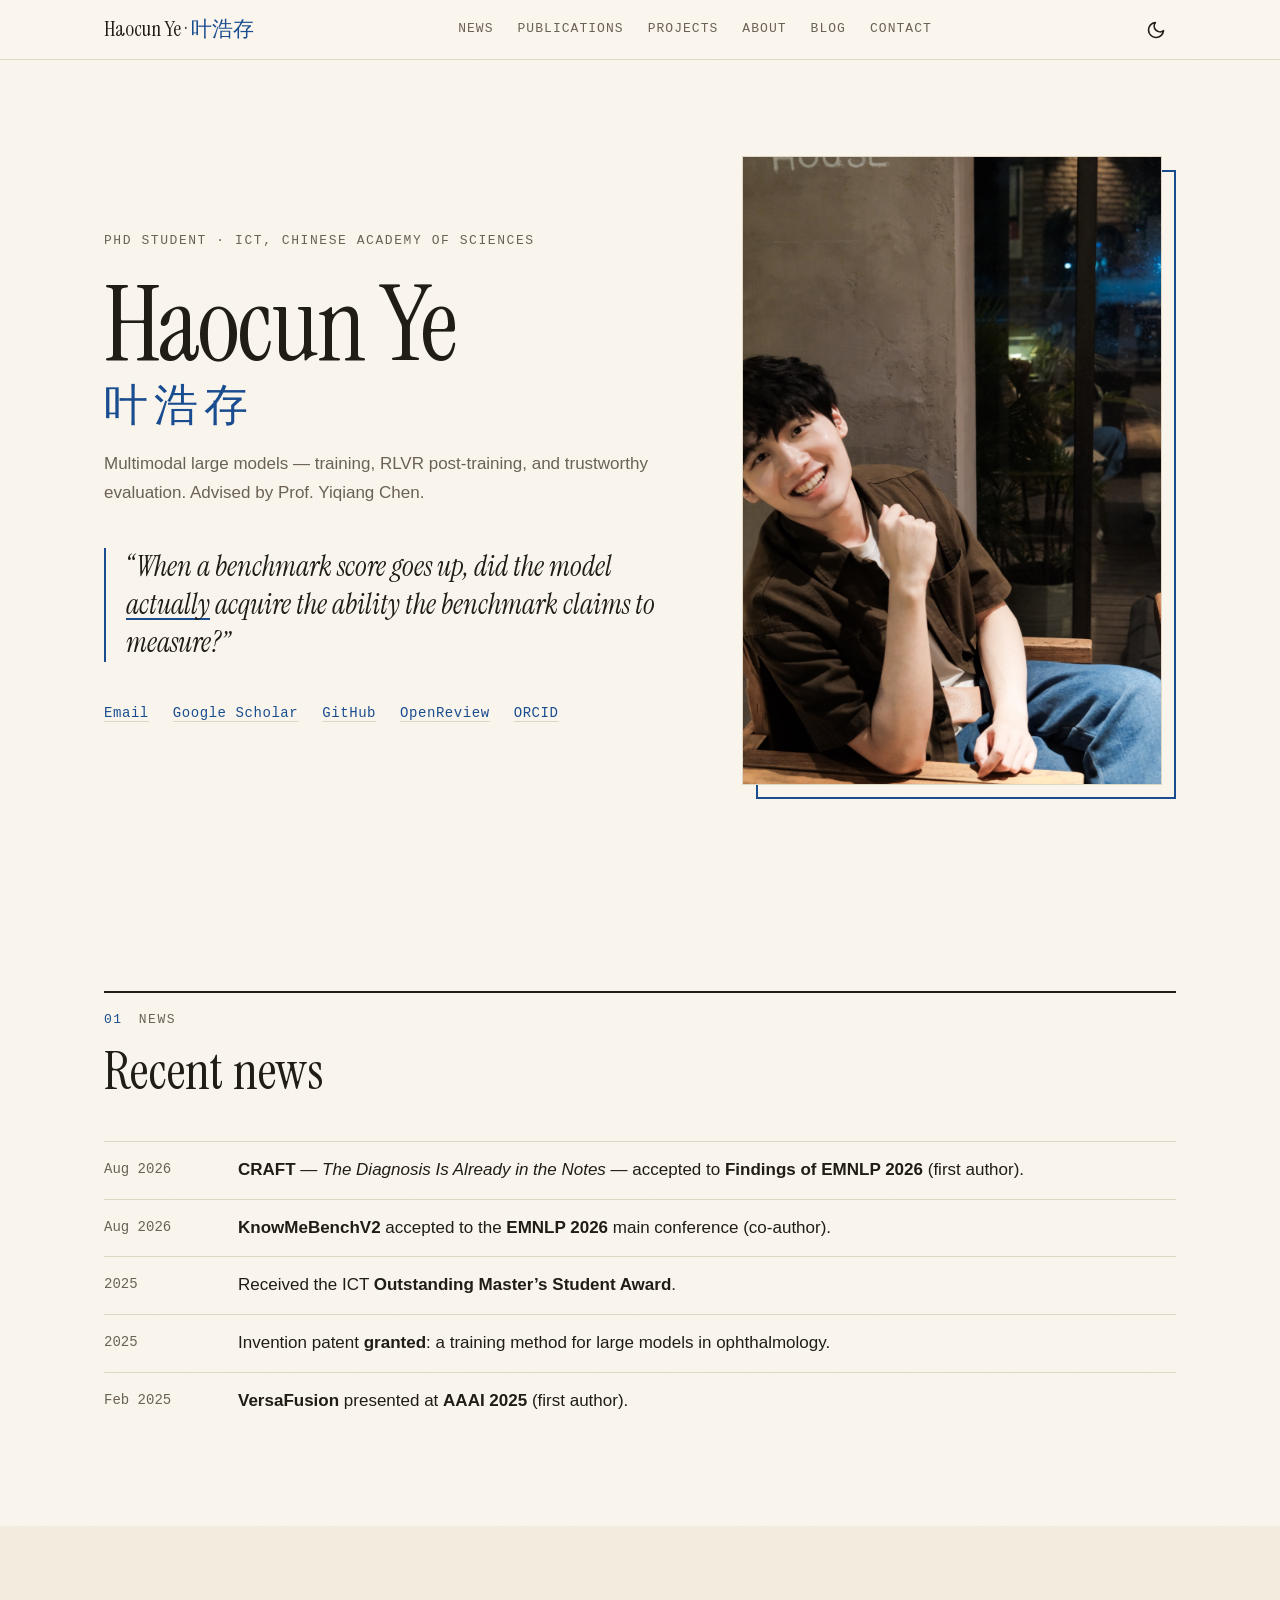
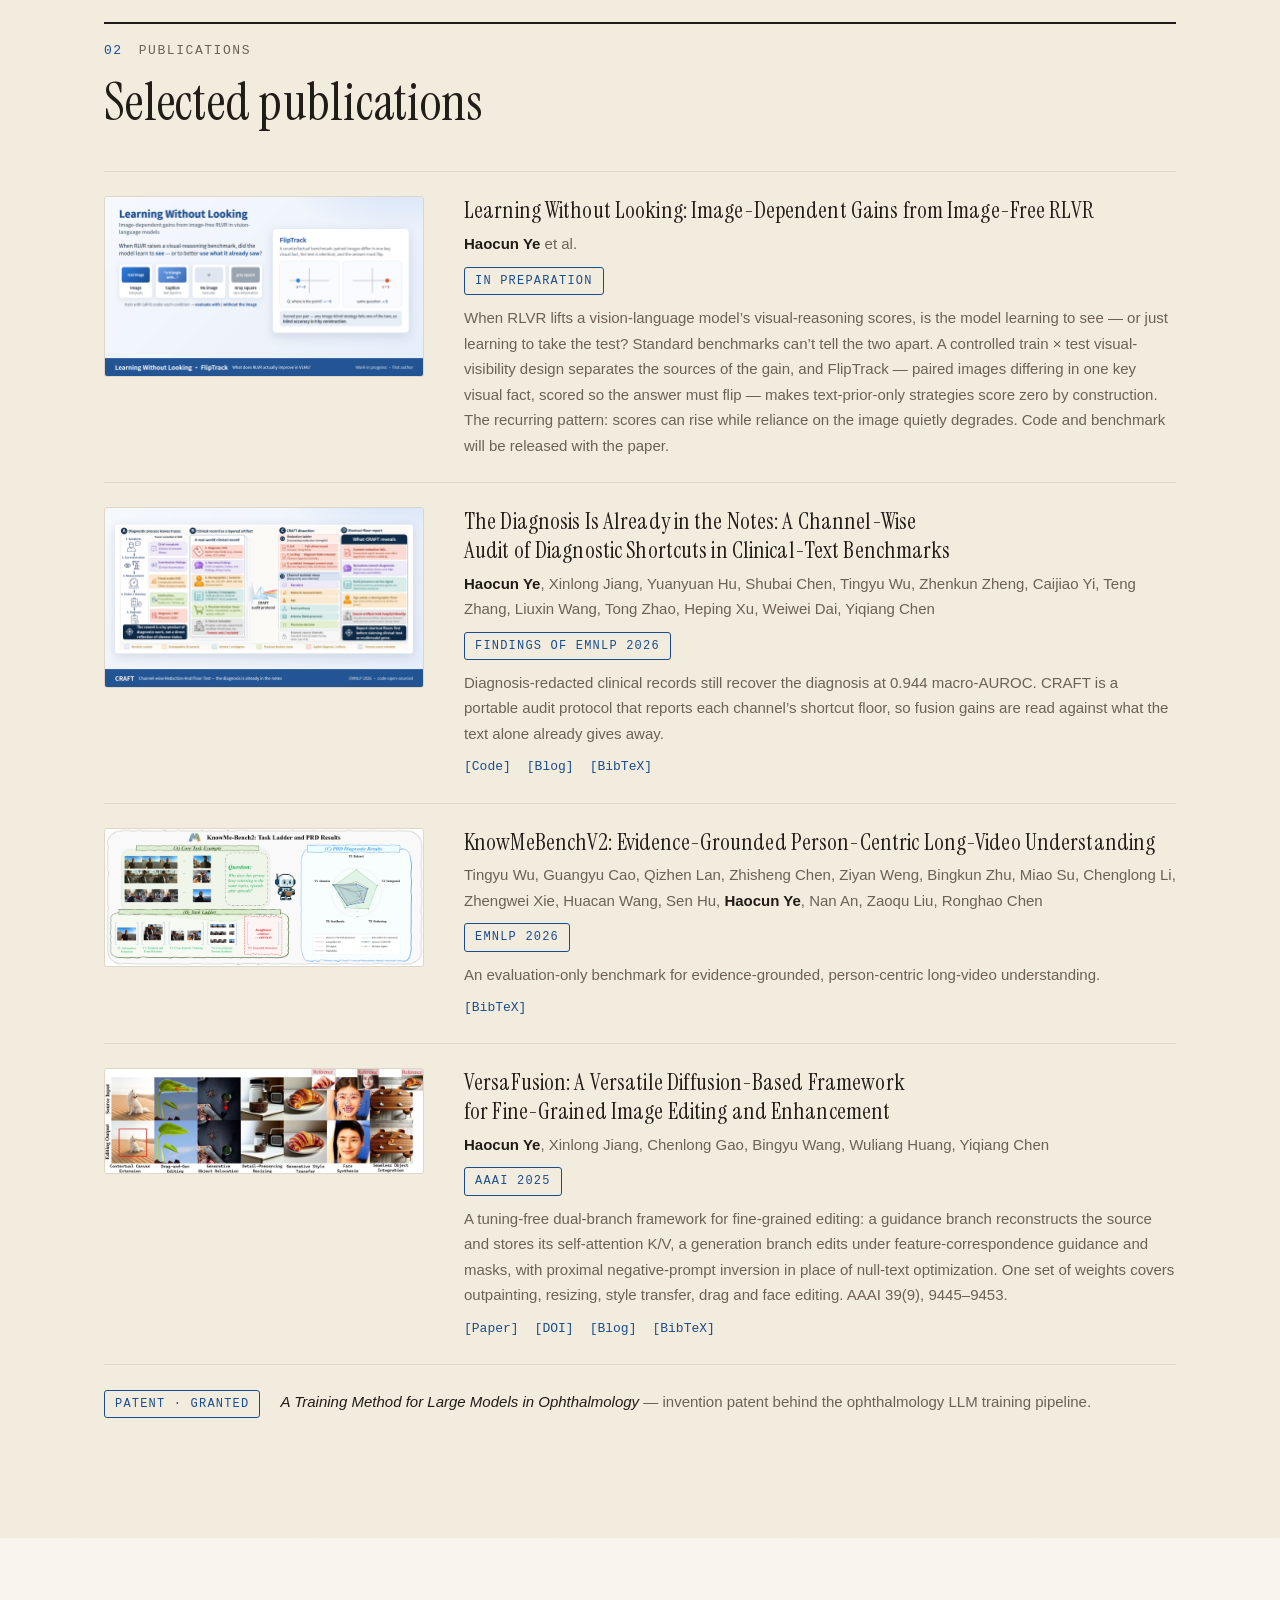
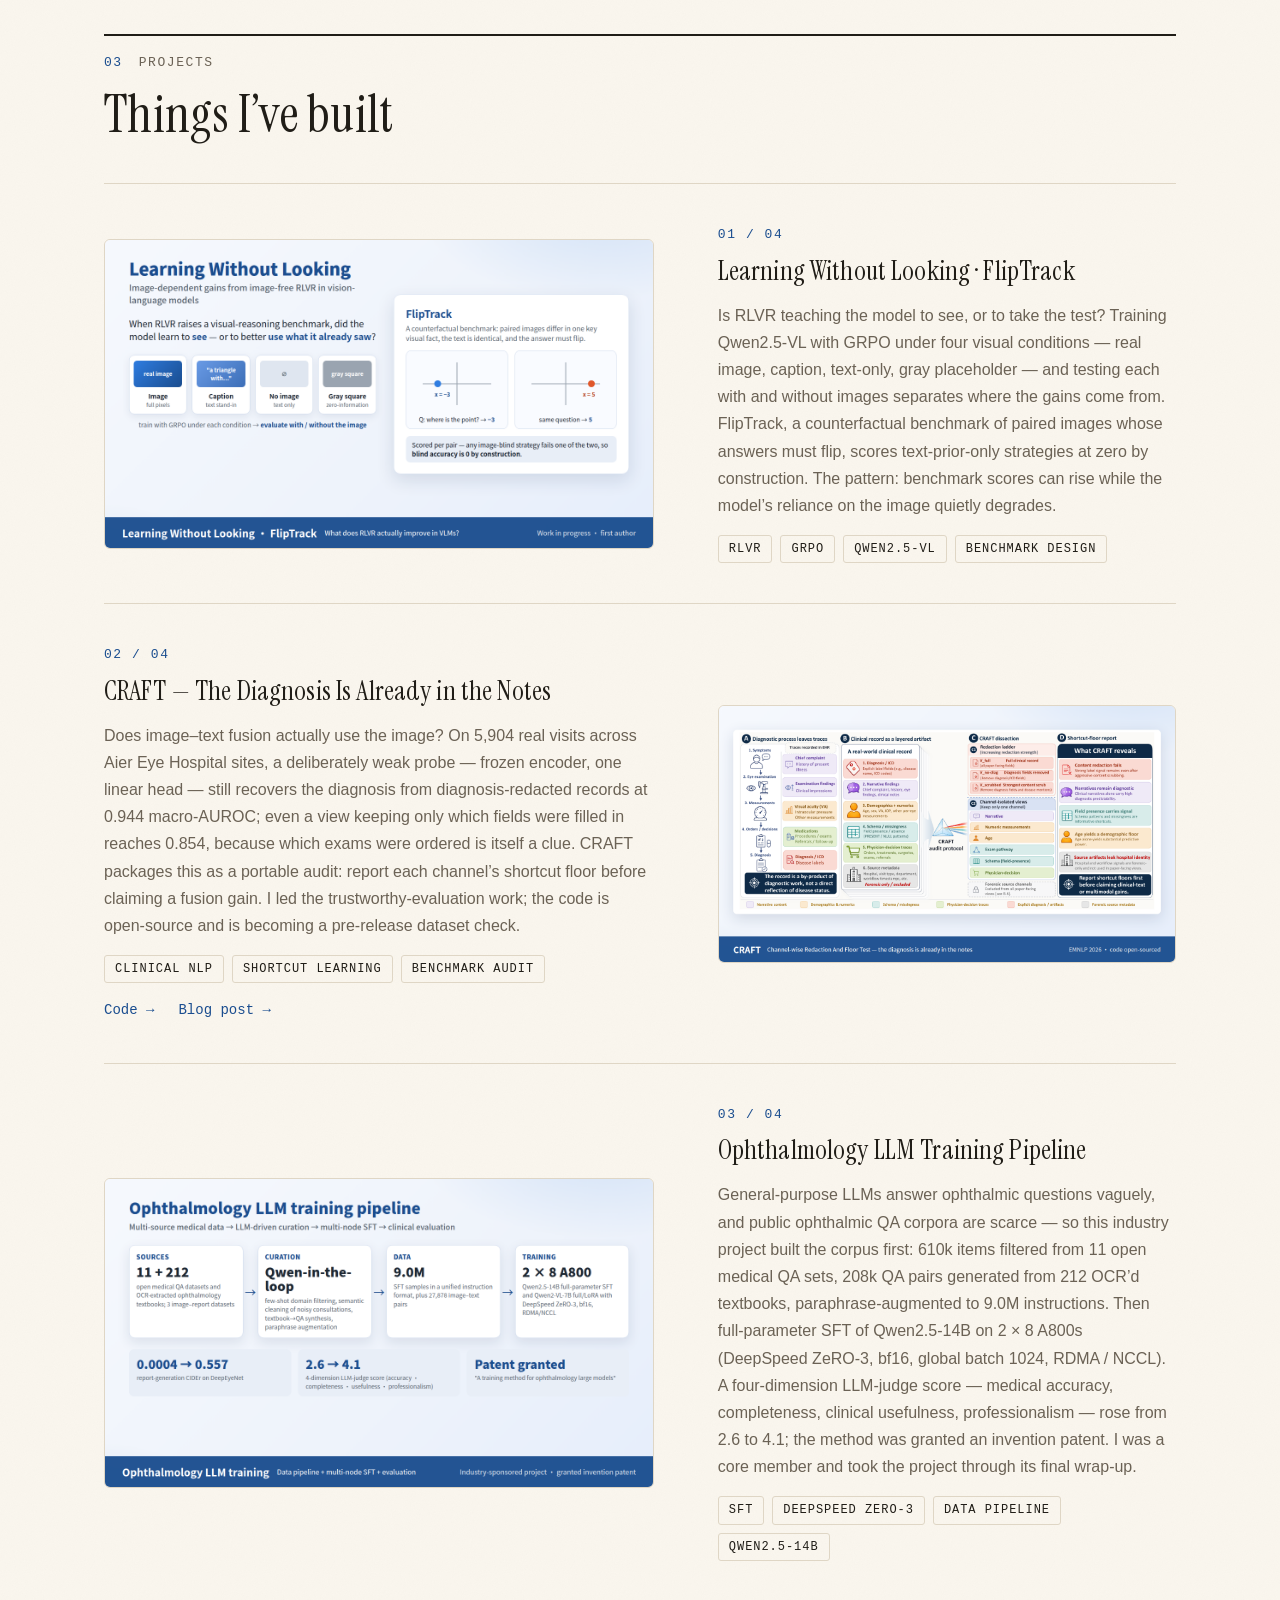
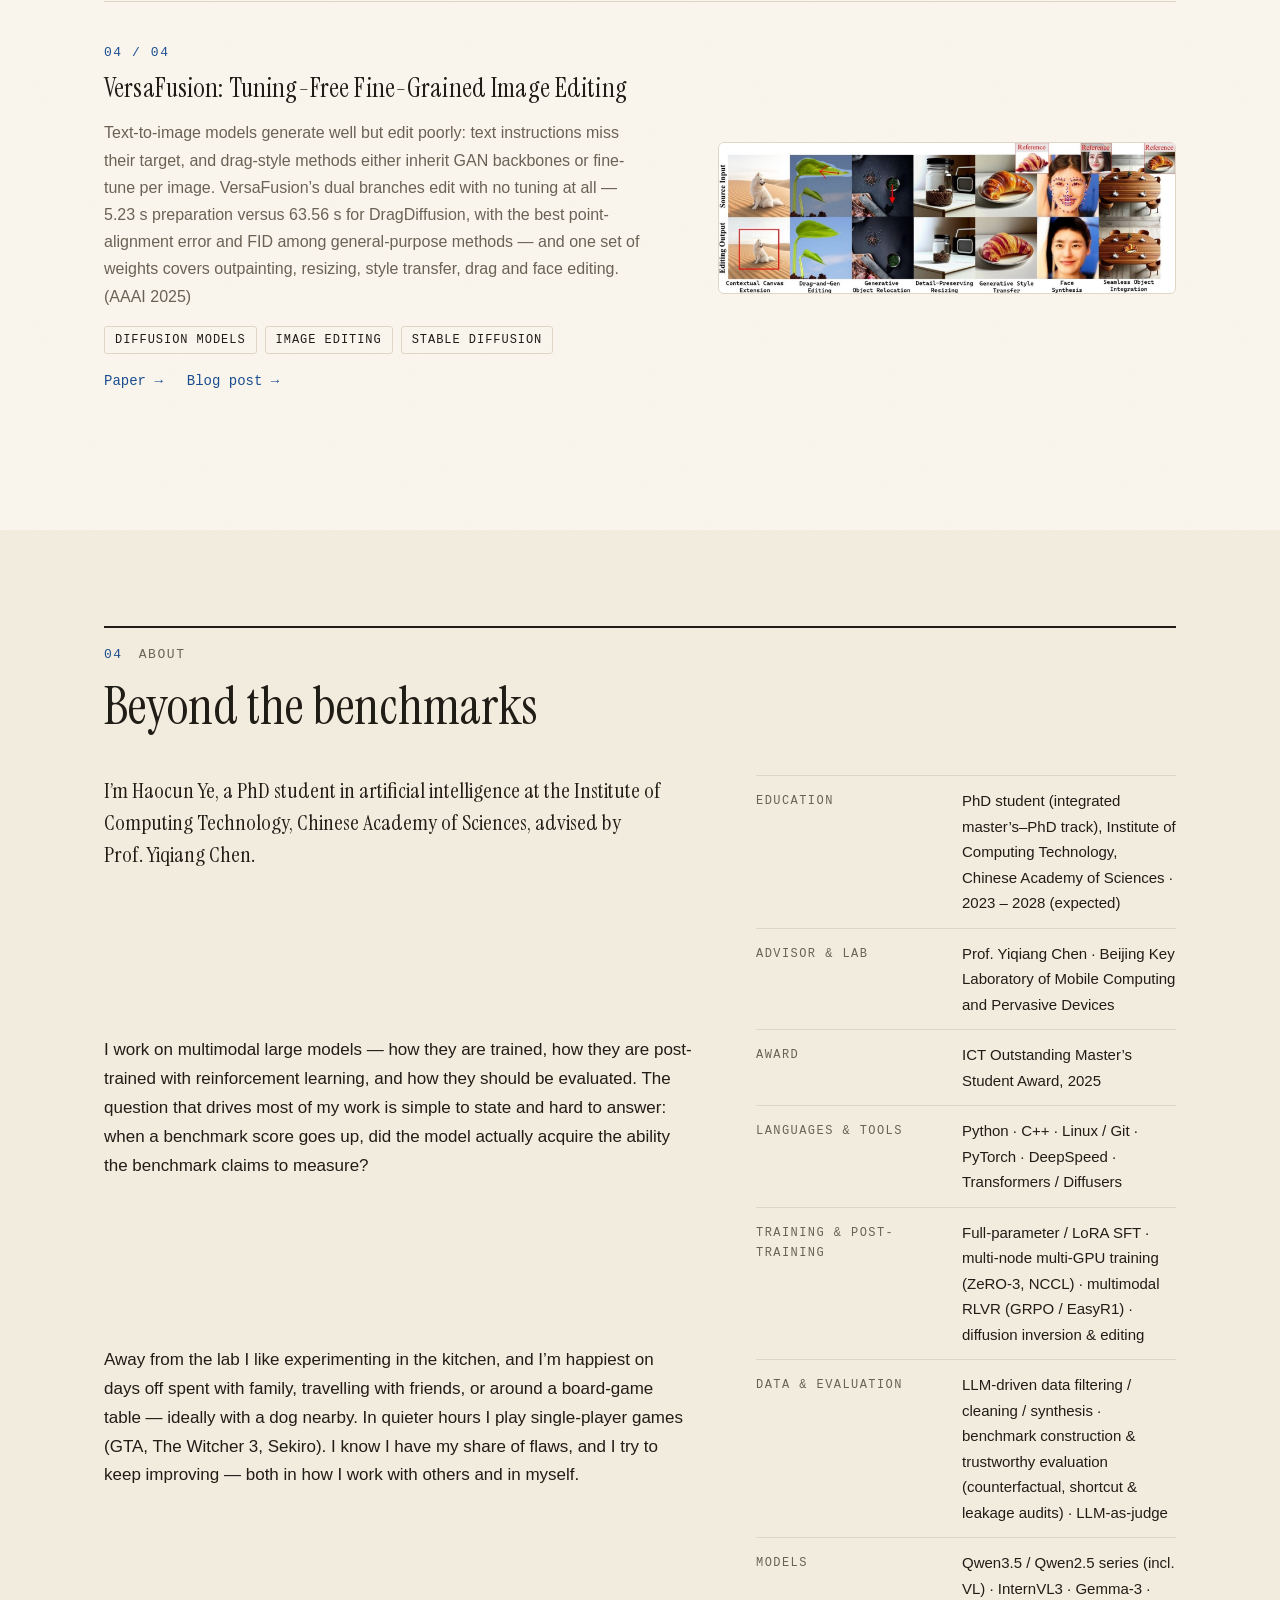
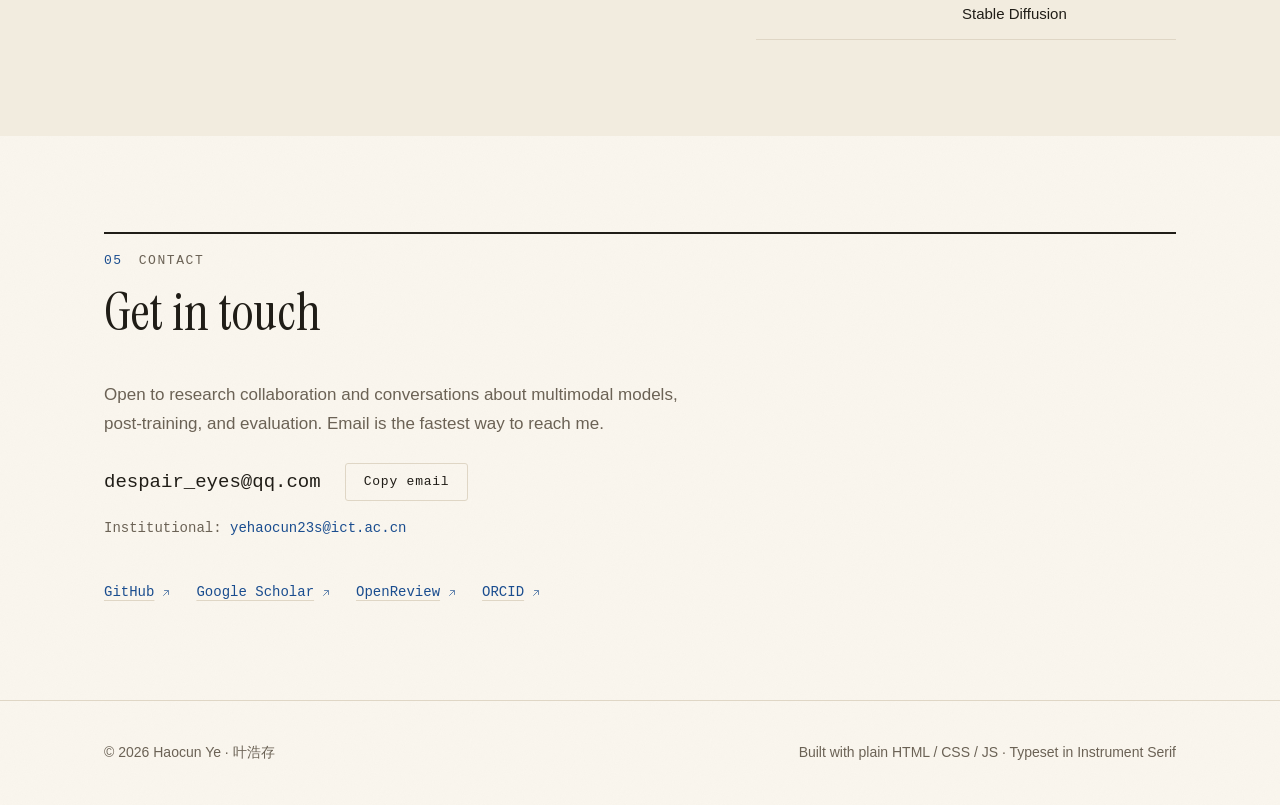
<file: index.html>
<!DOCTYPE html>
<html lang="en">
<head>
  <meta charset="UTF-8">
  <meta name="viewport" content="width=device-width, initial-scale=1.0">
  <title>Haocun Ye — Homepage · 叶浩存 | Multimodal LLMs, ICT CAS</title>
  <meta name="description" content="Haocun Ye's homepage (叶浩存) — PhD student at ICT, Chinese Academy of Sciences. Multimodal large models: training, RLVR post-training, and trustworthy evaluation. First author at AAAI 2025 and EMNLP 2026.">
  <link rel="canonical" href="https://haocunye.site/">
  <meta name="theme-color" media="(prefers-color-scheme: light)" content="#faf6ee">
  <meta name="theme-color" media="(prefers-color-scheme: dark)" content="#171511">

  <meta property="og:type" content="website">
  <meta property="og:site_name" content="Haocun Ye Homepage">
  <meta property="og:title" content="Haocun Ye — Homepage · 叶浩存">
  <meta property="og:description" content="Haocun Ye's homepage — PhD student at ICT, Chinese Academy of Sciences, working on multimodal large models.">
  <meta property="og:url" content="https://haocunye.site/">
  <meta property="og:image" content="https://haocunye.site/assets/images/og-image.png">

  <!-- 结构化数据:帮助 Google 把这个站识别为「Haocun Ye 的个人主页」
       并与 Scholar/GitHub/ORCID 档案关联 -->
  <script type="application/ld+json">
  {
    "@context": "https://schema.org",
    "@graph": [
      {
        "@type": "WebSite",
        "name": "Haocun Ye Homepage",
        "alternateName": ["叶浩存的个人主页", "Haocun Ye's Homepage"],
        "url": "https://haocunye.site/"
      },
      {
        "@type": "Person",
        "name": "Haocun Ye",
        "alternateName": "叶浩存",
        "url": "https://haocunye.site/",
        "image": "https://haocunye.site/assets/images/photo-portrait.jpg",
        "email": "mailto:despair_eyes@qq.com",
        "jobTitle": "PhD student",
        "affiliation": {
          "@type": "Organization",
          "name": "Institute of Computing Technology, Chinese Academy of Sciences"
        },
        "knowsAbout": [
          "Multimodal large language models",
          "Reinforcement learning with verifiable rewards",
          "Benchmark evaluation",
          "Diffusion models"
        ],
        "sameAs": [
          "https://scholar.google.com/citations?user=CaPPENgAAAAJ",
          "https://github.com/yhc98002-bit",
          "https://openreview.net/profile?id=~Haocun_Ye1",
          "https://orcid.org/0009-0007-2242-3054"
        ]
      }
    ]
  }
  </script>

  <link rel="icon" href="favicon.svg" type="image/svg+xml">
  <link rel="icon" href="favicon.ico" sizes="48x48">
  <link rel="apple-touch-icon" href="apple-touch-icon.png">

  <link rel="preload" href="assets/fonts/instrument-serif-latin.woff2" as="font" type="font/woff2" crossorigin>
  <link rel="preload" href="assets/fonts/instrument-serif-latin-italic.woff2" as="font" type="font/woff2" crossorigin>

  <!-- Theme restore: runs before CSS so dark-mode users never see a light flash -->
  <script>
    (function () {
      /* JS 标记先于 CSS 生效,慢网络下 .reveal 内容不会先显后隐再浮现 */
      document.documentElement.classList.add('js');
      try {
        var t = localStorage.getItem('theme');
        if (t === 'light' || t === 'dark') document.documentElement.dataset.theme = t;
      } catch (e) {}
    })();
  </script>

  <link rel="stylesheet" href="css/style.css">
</head>
<body>
  <a class="skip-link" href="#main">Skip to content</a>

  <header class="site-header">
    <div class="container">
      <a class="brand" href="#top">Haocun Ye · <span class="brand-zh" lang="zh-Hans">叶浩存</span></a>

      <nav class="site-nav" id="site-nav" aria-label="Main navigation">
        <a href="#news">News</a>
        <a href="#publications">Publications</a>
        <a href="#projects">Projects</a>
        <a href="#about">About</a>
        <a href="blog/index.html">Blog</a>
        <a href="#contact">Contact</a>
      </nav>

      <div class="header-actions">
        <button class="theme-toggle" type="button" aria-label="Dark theme" aria-pressed="false">
          <svg class="icon-moon" width="20" height="20" viewBox="0 0 24 24" fill="none" stroke="currentColor" stroke-width="2" stroke-linecap="round" stroke-linejoin="round" aria-hidden="true">
            <path d="M21 12.79A9 9 0 1 1 11.21 3 7 7 0 0 0 21 12.79z"/>
          </svg>
          <svg class="icon-sun" width="20" height="20" viewBox="0 0 24 24" fill="none" stroke="currentColor" stroke-width="2" stroke-linecap="round" stroke-linejoin="round" aria-hidden="true">
            <circle cx="12" cy="12" r="4"/>
            <path d="M12 2v2M12 20v2M4.93 4.93l1.41 1.41M17.66 17.66l1.41 1.41M2 12h2M20 12h2M4.93 19.07l1.41-1.41M17.66 6.34l1.41-1.41"/>
          </svg>
        </button>

        <button class="nav-toggle" type="button" aria-label="Open navigation menu" aria-expanded="false" aria-controls="site-nav">
          <svg class="icon-menu" width="22" height="22" viewBox="0 0 24 24" fill="none" stroke="currentColor" stroke-width="2" stroke-linecap="round" aria-hidden="true">
            <path d="M3 6h18M3 12h18M3 18h18"/>
          </svg>
          <svg class="icon-close" width="22" height="22" viewBox="0 0 24 24" fill="none" stroke="currentColor" stroke-width="2" stroke-linecap="round" aria-hidden="true">
            <path d="M6 6l12 12M18 6L6 18"/>
          </svg>
        </button>
      </div>
    </div>
  </header>

  <main id="main">
    <!-- ===== Hero ===== -->
    <section class="hero" id="top">
      <div class="container">
        <div class="hero-grid">
          <div class="hero-copy">
            <span class="eyebrow hero-kicker">PhD student · ICT, Chinese Academy of Sciences</span>
            <h1 class="hero-name">Haocun Ye<span class="hero-name-zh" lang="zh-Hans">叶浩存</span></h1>
            <p class="hero-role">Multimodal large models — training, RLVR post-training, and trustworthy evaluation. Advised by Prof.&nbsp;Yiqiang Chen.</p>
            <blockquote class="hero-question">&ldquo;When a benchmark score goes up, did the model <span class="q-mark">actually</span> acquire the ability the benchmark claims to measure?&rdquo;</blockquote>
            <div class="hero-links">
              <a href="mailto:despair_eyes@qq.com">Email</a>
              <a href="https://scholar.google.com/citations?user=CaPPENgAAAAJ" target="_blank" rel="noopener noreferrer">Google Scholar</a>
              <a href="https://github.com/yhc98002-bit" target="_blank" rel="noopener noreferrer">GitHub</a>
              <a href="https://openreview.net/profile?id=~Haocun_Ye1" target="_blank" rel="noopener noreferrer">OpenReview</a>
              <a href="https://orcid.org/0009-0007-2242-3054" target="_blank" rel="noopener noreferrer">ORCID</a>
            </div>
          </div>
          <figure class="hero-portrait">
            <img src="assets/images/photo-portrait.jpg" width="1066" height="1600" alt="Portrait of Haocun Ye" fetchpriority="high">
          </figure>
        </div>
      </div>
    </section>

    <!-- ===== 01 News ===== -->
    <section class="section" id="news">
      <div class="container">
        <header class="section-head reveal">
          <p class="section-label"><span class="section-no">01</span><span class="section-eyebrow">News</span></p>
          <h2 class="section-title">Recent news</h2>
        </header>
        <ul class="news-list reveal">
          <li class="news-item">
            <time datetime="2026-08">Aug 2026</time>
            <p><strong>CRAFT</strong> — <em>The Diagnosis Is Already in the Notes</em> — accepted to <strong>Findings of EMNLP 2026</strong> (first author).</p>
          </li>
          <li class="news-item">
            <time datetime="2026-08">Aug 2026</time>
            <p><strong>KnowMeBenchV2</strong> accepted to the <strong>EMNLP 2026</strong> main conference (co-author).</p>
          </li>
          <li class="news-item">
            <time datetime="2025">2025</time>
            <p>Received the ICT <strong>Outstanding Master&rsquo;s Student Award</strong>.</p>
          </li>
          <li class="news-item">
            <time datetime="2025">2025</time>
            <p>Invention patent <strong>granted</strong>: a training method for large models in ophthalmology.</p>
          </li>
          <li class="news-item">
            <time datetime="2025-02">Feb 2025</time>
            <p><strong>VersaFusion</strong> presented at <strong>AAAI 2025</strong> (first author).</p>
          </li>
        </ul>
      </div>
    </section>

    <!-- ===== 02 Publications ===== -->
    <section class="section alt" id="publications">
      <div class="container">
        <header class="section-head reveal">
          <p class="section-label"><span class="section-no">02</span><span class="section-eyebrow">Publications</span></p>
          <h2 class="section-title">Selected publications</h2>
        </header>

        <ol class="pub-list">
          <li>
            <article class="pub-item reveal">
              <div class="pub-thumb">
                <img src="assets/images/project-learning-without-looking.png" width="1280" height="720" alt="Conceptual cover of Learning Without Looking" loading="lazy">
              </div>
              <div class="pub-body">
                <h3 class="pub-title">Learning Without Looking: Image-Dependent Gains from Image-Free RLVR</h3>
                <p class="pub-authors"><strong>Haocun Ye</strong> et&nbsp;al.</p>
                <span class="pub-venue">In preparation</span>
                <p class="pub-note">When RLVR lifts a vision-language model&rsquo;s visual-reasoning scores, is the model learning to see — or just learning to take the test? Standard benchmarks can&rsquo;t tell the two apart. A controlled train&nbsp;&times;&nbsp;test visual-visibility design separates the sources of the gain, and FlipTrack — paired images differing in one key visual fact, scored so the answer must flip — makes text-prior-only strategies score zero by construction. The recurring pattern: scores can rise while reliance on the image quietly degrades. Code and benchmark will be released with the paper.</p>
              </div>
            </article>
          </li>

          <li>
            <article class="pub-item reveal">
              <div class="pub-thumb">
                <img src="assets/images/project-craft.png" width="1280" height="720" alt="CRAFT channel-wise audit overview" loading="lazy">
              </div>
              <div class="pub-body">
                <h3 class="pub-title">The Diagnosis Is Already in the Notes: A Channel-Wise Audit of Diagnostic Shortcuts in Clinical-Text Benchmarks</h3>
                <p class="pub-authors"><strong>Haocun Ye</strong>, Xinlong Jiang, Yuanyuan Hu, Shubai Chen, Tingyu Wu, Zhenkun Zheng, Caijiao Yi, Teng Zhang, Liuxin Wang, Tong Zhao, Heping Xu, Weiwei Dai, Yiqiang Chen</p>
                <span class="pub-venue">Findings of EMNLP 2026</span>
                <p class="pub-note">Diagnosis-redacted clinical records still recover the diagnosis at 0.944 macro-AUROC. CRAFT is a portable audit protocol that reports each channel&rsquo;s shortcut floor, so fusion gains are read against what the text alone already gives away.</p>
                <div class="pub-links">
                  <a href="https://github.com/yhc98002-bit/The-Diagnosis-Is-Already-in-the-Notes" target="_blank" rel="noopener noreferrer">[Code]</a>
                  <a href="blog/posts/2026-08-28-the-diagnosis-is-already-in-the-notes.html">[Blog]</a>
                  <details class="pub-bib">
                    <summary>[BibTeX]</summary>
                    <pre>@inproceedings{ye2026diagnosis,
  title     = {The Diagnosis Is Already in the Notes: A Channel-Wise
               Audit of Diagnostic Shortcuts in Clinical-Text Benchmarks},
  author    = {Ye, Haocun and Jiang, Xinlong and Hu, Yuanyuan and Chen, Shubai
               and Wu, Tingyu and Zheng, Zhenkun and Yi, Caijiao and Zhang, Teng
               and Wang, Liuxin and Zhao, Tong and Xu, Heping and Dai, Weiwei
               and Chen, Yiqiang},
  booktitle = {Findings of the Association for Computational Linguistics:
               EMNLP 2026},
  year      = {2026},
  note      = {Code: \url{https://github.com/yhc98002-bit/The-Diagnosis-Is-Already-in-the-Notes}}
}</pre>
                  </details>
                </div>
              </div>
            </article>
          </li>

          <li>
            <article class="pub-item reveal">
              <div class="pub-thumb">
                <img src="assets/images/pub-knowmebenchv2.jpg" width="1600" height="691" alt="KnowMeBenchV2 overview: five-task ladder from information extraction to grounded abstention, with per-task diagnostic results" loading="lazy">
              </div>
              <div class="pub-body">
                <h3 class="pub-title">KnowMeBenchV2: Evidence-Grounded Person-Centric Long-Video Understanding</h3>
                <p class="pub-authors">Tingyu Wu, Guangyu Cao, Qizhen Lan, Zhisheng Chen, Ziyan Weng, Bingkun Zhu, Miao Su, Chenglong Li, Zhengwei Xie, Huacan Wang, Sen Hu, <strong>Haocun Ye</strong>, Nan An, Zaoqu Liu, Ronghao Chen</p>
                <span class="pub-venue">EMNLP 2026</span>
                <p class="pub-note">An evaluation-only benchmark for evidence-grounded, person-centric long-video understanding.</p>
                <div class="pub-links">
                  <details class="pub-bib">
                    <summary>[BibTeX]</summary>
                    <pre>@inproceedings{knowmebenchv2_2026,
  title     = {KnowMeBenchV2: Evidence-Grounded Person-Centric
               Long-Video Understanding},
  author    = {Wu, Tingyu and Cao, Guangyu and Lan, Qizhen and Chen, Zhisheng
               and Weng, Ziyan and Zhu, Bingkun and Su, Miao and Li, Chenglong
               and Xie, Zhengwei and Wang, Huacan and Hu, Sen and Ye, Haocun
               and An, Nan and Liu, Zaoqu and Chen, Ronghao},
  booktitle = {Proceedings of the 2026 Conference on Empirical Methods
               in Natural Language Processing (EMNLP 2026)},
  year      = {2026}
}</pre>
                  </details>
                </div>
              </div>
            </article>
          </li>

          <li>
            <article class="pub-item reveal">
              <div class="pub-thumb">
                <img src="assets/images/versafusion-teaser.jpg" width="1600" height="524" alt="VersaFusion editing examples across seven tasks, from canvas extension and drag editing to style transfer and face synthesis" loading="lazy">
              </div>
              <div class="pub-body">
                <h3 class="pub-title">VersaFusion: A Versatile Diffusion-Based Framework for Fine-Grained Image Editing and Enhancement</h3>
                <p class="pub-authors"><strong>Haocun Ye</strong>, Xinlong Jiang, Chenlong Gao, Bingyu Wang, Wuliang Huang, Yiqiang Chen</p>
                <span class="pub-venue">AAAI 2025</span>
                <p class="pub-note">A tuning-free dual-branch framework for fine-grained editing: a guidance branch reconstructs the source and stores its self-attention K/V, a generation branch edits under feature-correspondence guidance and masks, with proximal negative-prompt inversion in place of null-text optimization. One set of weights covers outpainting, resizing, style transfer, drag and face editing. AAAI 39(9), 9445&ndash;9453.</p>
                <div class="pub-links">
                  <a href="https://ojs.aaai.org/index.php/AAAI/article/view/33023" target="_blank" rel="noopener noreferrer">[Paper]</a>
                  <a href="https://doi.org/10.1609/aaai.v39i9.33023" target="_blank" rel="noopener noreferrer">[DOI]</a>
                  <a href="blog/posts/2025-03-01-versafusion-tuning-free-image-editing.html">[Blog]</a>
                  <details class="pub-bib">
                    <summary>[BibTeX]</summary>
                    <pre>@inproceedings{ye2025versafusion,
  title     = {VersaFusion: A Versatile Diffusion-Based Framework for
               Fine-Grained Image Editing and Enhancement},
  author    = {Ye, Haocun and Jiang, Xinlong and Gao, Chenlong
               and Wang, Bingyu and Huang, Wuliang and Chen, Yiqiang},
  booktitle = {Proceedings of the AAAI Conference on Artificial Intelligence},
  volume    = {39},
  number    = {9},
  pages     = {9445--9453},
  year      = {2025},
  doi       = {10.1609/aaai.v39i9.33023},
  url       = {https://ojs.aaai.org/index.php/AAAI/article/view/33023}
}</pre>
                  </details>
                </div>
              </div>
            </article>
          </li>
        </ol>

        <p class="pub-patent reveal"><span class="pub-venue">Patent · Granted</span> <em>A Training Method for Large Models in Ophthalmology</em> — invention patent behind the ophthalmology LLM training pipeline.</p>
      </div>
    </section>

    <!-- ===== 03 Projects ===== -->
    <section class="section" id="projects">
      <div class="container">
        <header class="section-head reveal">
          <p class="section-label"><span class="section-no">03</span><span class="section-eyebrow">Projects</span></p>
          <h2 class="section-title">Things I&rsquo;ve built</h2>
        </header>

        <div class="project-list">
          <article class="project-row reveal">
            <div class="project-media">
              <img src="assets/images/project-learning-without-looking.png" width="1280" height="720" alt="Learning Without Looking project cover" loading="lazy">
            </div>
            <div class="project-content">
              <span class="project-index">01 / 04</span>
              <h3>Learning Without Looking · FlipTrack</h3>
              <p class="project-desc">Is RLVR teaching the model to see, or to take the test? Training Qwen2.5-VL with GRPO under four visual conditions — real image, caption, text-only, gray placeholder — and testing each with and without images separates where the gains come from. FlipTrack, a counterfactual benchmark of paired images whose answers must flip, scores text-prior-only strategies at zero by construction. The pattern: benchmark scores can rise while the model&rsquo;s reliance on the image quietly degrades.</p>
              <ul class="project-tags">
                <li>RLVR</li>
                <li>GRPO</li>
                <li>Qwen2.5-VL</li>
                <li>Benchmark design</li>
              </ul>
            </div>
          </article>

          <article class="project-row reveal">
            <div class="project-media">
              <img src="assets/images/project-craft.png" width="1280" height="720" alt="CRAFT project cover" loading="lazy">
            </div>
            <div class="project-content">
              <span class="project-index">02 / 04</span>
              <h3>CRAFT — The Diagnosis Is Already in the Notes</h3>
              <p class="project-desc">Does image&ndash;text fusion actually use the image? On 5,904 real visits across Aier Eye Hospital sites, a deliberately weak probe — frozen encoder, one linear head — still recovers the diagnosis from diagnosis-redacted records at 0.944 macro-AUROC; even a view keeping only which fields were filled in reaches 0.854, because which exams were ordered is itself a clue. CRAFT packages this as a portable audit: report each channel&rsquo;s shortcut floor before claiming a fusion gain. I led the trustworthy-evaluation work; the code is open-source and is becoming a pre-release dataset check.</p>
              <ul class="project-tags">
                <li>Clinical NLP</li>
                <li>Shortcut learning</li>
                <li>Benchmark audit</li>
              </ul>
              <div class="project-links">
                <a href="https://github.com/yhc98002-bit/The-Diagnosis-Is-Already-in-the-Notes" target="_blank" rel="noopener noreferrer">Code &rarr;</a>
                <a href="blog/posts/2026-08-28-the-diagnosis-is-already-in-the-notes.html">Blog post &rarr;</a>
              </div>
            </div>
          </article>

          <article class="project-row reveal">
            <div class="project-media">
              <img src="assets/images/project-ophthalmology-llm.png" width="1280" height="720" alt="Ophthalmology LLM training pipeline cover" loading="lazy">
            </div>
            <div class="project-content">
              <span class="project-index">03 / 04</span>
              <h3>Ophthalmology LLM Training Pipeline</h3>
              <p class="project-desc">General-purpose LLMs answer ophthalmic questions vaguely, and public ophthalmic QA corpora are scarce — so this industry project built the corpus first: 610k items filtered from 11 open medical QA sets, 208k QA pairs generated from 212 OCR&rsquo;d textbooks, paraphrase-augmented to 9.0M instructions. Then full-parameter SFT of Qwen2.5-14B on 2&nbsp;&times;&nbsp;8 A800s (DeepSpeed ZeRO-3, bf16, global batch 1024, RDMA / NCCL). A four-dimension LLM-judge score — medical accuracy, completeness, clinical usefulness, professionalism — rose from 2.6 to 4.1; the method was granted an invention patent. I was a core member and took the project through its final wrap-up.</p>
              <ul class="project-tags">
                <li>SFT</li>
                <li>DeepSpeed ZeRO-3</li>
                <li>Data pipeline</li>
                <li>Qwen2.5-14B</li>
              </ul>
            </div>
          </article>

          <article class="project-row reveal">
            <div class="project-media">
              <img src="assets/images/versafusion-teaser.jpg" width="1600" height="524" alt="VersaFusion editing examples from the AAAI 2025 paper: seven editing tasks with source inputs and edited outputs" loading="lazy">
            </div>
            <div class="project-content">
              <span class="project-index">04 / 04</span>
              <h3>VersaFusion: Tuning-Free Fine-Grained Image Editing</h3>
              <p class="project-desc">Text-to-image models generate well but edit poorly: text instructions miss their target, and drag-style methods either inherit GAN backbones or fine-tune per image. VersaFusion&rsquo;s dual branches edit with no tuning at all — 5.23&nbsp;s preparation versus 63.56&nbsp;s for DragDiffusion, with the best point-alignment error and FID among general-purpose methods — and one set of weights covers outpainting, resizing, style transfer, drag and face editing. (AAAI 2025)</p>
              <ul class="project-tags">
                <li>Diffusion models</li>
                <li>Image editing</li>
                <li>Stable Diffusion</li>
              </ul>
              <div class="project-links">
                <a href="https://ojs.aaai.org/index.php/AAAI/article/view/33023" target="_blank" rel="noopener noreferrer">Paper &rarr;</a>
                <a href="blog/posts/2025-03-01-versafusion-tuning-free-image-editing.html">Blog post &rarr;</a>
              </div>
            </div>
          </article>
        </div>
      </div>
    </section>

    <!-- ===== 04 About ===== -->
    <section class="section alt" id="about">
      <div class="container">
        <header class="section-head reveal">
          <p class="section-label"><span class="section-no">04</span><span class="section-eyebrow">About</span></p>
          <h2 class="section-title">Beyond the benchmarks</h2>
        </header>

        <div class="about-grid">
          <div class="about-text reveal">
            <p class="about-lede">I&rsquo;m Haocun Ye, a PhD student in artificial intelligence at the Institute of Computing Technology, Chinese Academy of Sciences, advised by Prof.&nbsp;Yiqiang Chen.</p>
            <p>I work on multimodal large models — how they are trained, how they are post-trained with reinforcement learning, and how they should be evaluated. The question that drives most of my work is simple to state and hard to answer: when a benchmark score goes up, did the model actually acquire the ability the benchmark claims to measure?</p>
            <p>Away from the lab I like experimenting in the kitchen, and I&rsquo;m happiest on days off spent with family, travelling with friends, or around a board-game table — ideally with a dog nearby. In quieter hours I play single-player games (GTA, The Witcher&nbsp;3, Sekiro). I know I have my share of flaws, and I try to keep improving — both in how I work with others and in myself.</p>
          </div>

          <div class="reveal">
            <dl class="about-facts">
              <div>
                <dt>Education</dt>
                <dd>PhD student (integrated master&rsquo;s&ndash;PhD track), Institute of Computing Technology, Chinese Academy of Sciences · 2023 – 2028 (expected)</dd>
              </div>
              <div>
                <dt>Advisor &amp; lab</dt>
                <dd>Prof. Yiqiang Chen · Beijing Key Laboratory of Mobile Computing and Pervasive Devices</dd>
              </div>
              <div>
                <dt>Award</dt>
                <dd>ICT Outstanding Master&rsquo;s Student Award, 2025</dd>
              </div>
              <div>
                <dt>Languages &amp; tools</dt>
                <dd>Python · C++ · Linux / Git · PyTorch · DeepSpeed · Transformers / Diffusers</dd>
              </div>
              <div>
                <dt>Training &amp; post-training</dt>
                <dd>Full-parameter / LoRA SFT · multi-node multi-GPU training (ZeRO-3, NCCL) · multimodal RLVR (GRPO / EasyR1) · diffusion inversion &amp; editing</dd>
              </div>
              <div>
                <dt>Data &amp; evaluation</dt>
                <dd>LLM-driven data filtering / cleaning / synthesis · benchmark construction &amp; trustworthy evaluation (counterfactual, shortcut &amp; leakage audits) · LLM-as-judge</dd>
              </div>
              <div>
                <dt>Models</dt>
                <dd>Qwen3.5 / Qwen2.5 series (incl. VL) · InternVL3 · Gemma-3 · Stable Diffusion</dd>
              </div>
            </dl>
          </div>
        </div>
      </div>
    </section>

    <!-- ===== 05 Contact ===== -->
    <section class="section" id="contact">
      <div class="container">
        <header class="section-head reveal">
          <p class="section-label"><span class="section-no">05</span><span class="section-eyebrow">Contact</span></p>
          <h2 class="section-title">Get in touch</h2>
        </header>

        <div class="reveal">
          <p class="contact-lede">Open to research collaboration and conversations about multimodal models, post-training, and evaluation. Email is the fastest way to reach me.</p>

          <div class="contact-email">
            <span class="email-text">despair_eyes@qq.com</span>
            <button class="copy-email" type="button" data-email="despair_eyes@qq.com">Copy email</button>
            <span class="copy-status visually-hidden" role="status"></span>
          </div>
          <p class="contact-alt">Institutional: <a href="mailto:yehaocun23s@ict.ac.cn">yehaocun23s@ict.ac.cn</a></p>

          <ul class="social-links">
            <li>
              <a href="https://github.com/yhc98002-bit" target="_blank" rel="noopener noreferrer">
                GitHub
                <svg width="12" height="12" viewBox="0 0 24 24" fill="none" stroke="currentColor" stroke-width="2" stroke-linecap="round" stroke-linejoin="round" aria-hidden="true"><path d="M7 17L17 7M9 7h8v8"/></svg>
              </a>
            </li>
            <li>
              <a href="https://scholar.google.com/citations?user=CaPPENgAAAAJ" target="_blank" rel="noopener noreferrer">
                Google Scholar
                <svg width="12" height="12" viewBox="0 0 24 24" fill="none" stroke="currentColor" stroke-width="2" stroke-linecap="round" stroke-linejoin="round" aria-hidden="true"><path d="M7 17L17 7M9 7h8v8"/></svg>
              </a>
            </li>
            <li>
              <a href="https://openreview.net/profile?id=~Haocun_Ye1" target="_blank" rel="noopener noreferrer">
                OpenReview
                <svg width="12" height="12" viewBox="0 0 24 24" fill="none" stroke="currentColor" stroke-width="2" stroke-linecap="round" stroke-linejoin="round" aria-hidden="true"><path d="M7 17L17 7M9 7h8v8"/></svg>
              </a>
            </li>
            <li>
              <a href="https://orcid.org/0009-0007-2242-3054" target="_blank" rel="noopener noreferrer">
                ORCID
                <svg width="12" height="12" viewBox="0 0 24 24" fill="none" stroke="currentColor" stroke-width="2" stroke-linecap="round" stroke-linejoin="round" aria-hidden="true"><path d="M7 17L17 7M9 7h8v8"/></svg>
              </a>
            </li>
          </ul>
        </div>
      </div>
    </section>
  </main>

  <footer class="site-footer">
    <div class="container">
      <span>© 2026 Haocun Ye · <span lang="zh-Hans">叶浩存</span></span>
      <span>Built with plain HTML / CSS / JS · Typeset in Instrument Serif</span>
    </div>
  </footer>

  <script src="js/main.js" defer></script>
</body>
</html>
</file>
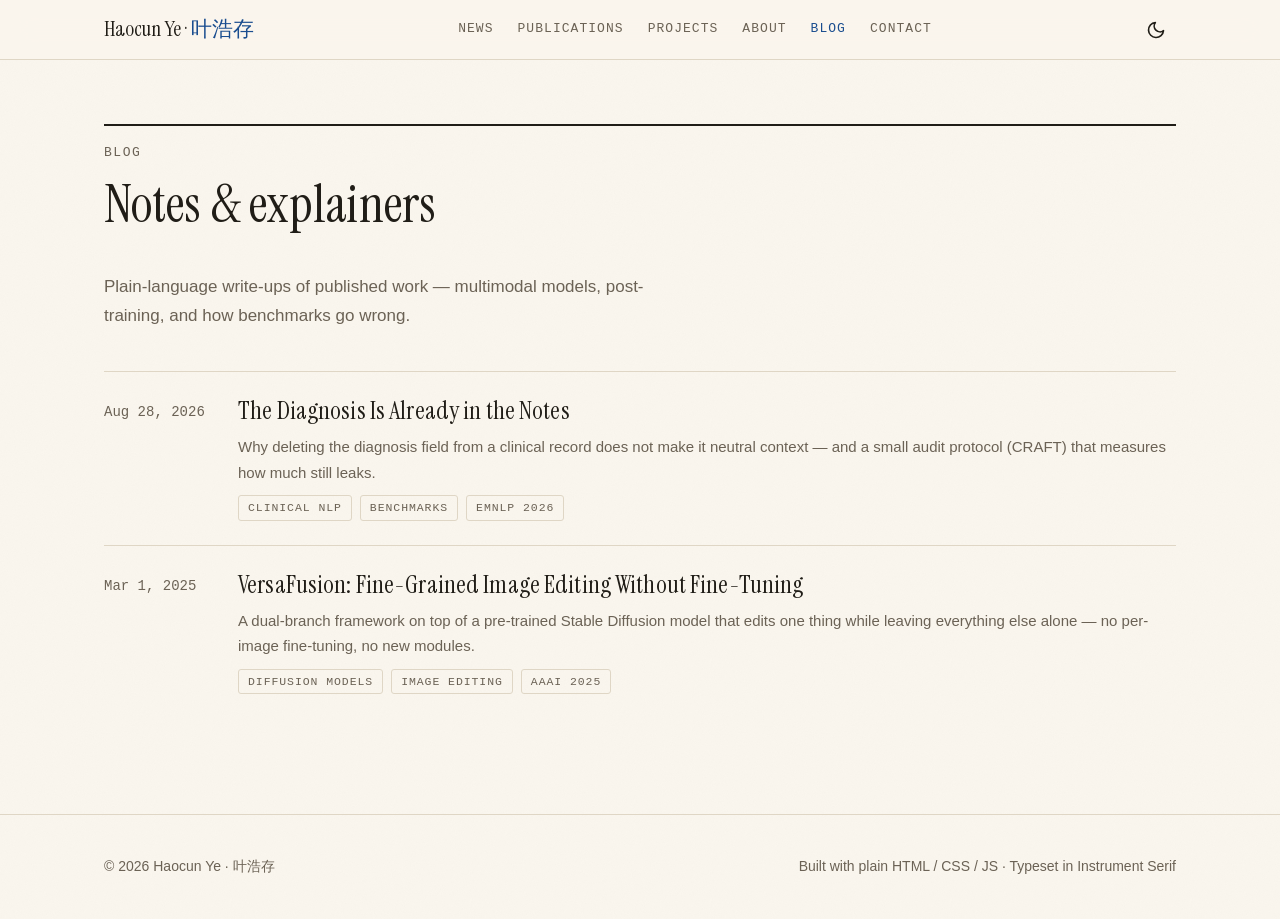
<file: blog/index.html>
<!DOCTYPE html>
<html lang="en">
<head>
  <meta charset="UTF-8">
  <meta name="viewport" content="width=device-width, initial-scale=1.0">
  <title>Blog — Haocun Ye</title>
  <meta name="description" content="Notes on multimodal models, post-training, and evaluation — by Haocun Ye.">
  <link rel="canonical" href="https://haocunye.site/blog/">
  <meta name="theme-color" media="(prefers-color-scheme: light)" content="#faf6ee">
  <meta name="theme-color" media="(prefers-color-scheme: dark)" content="#171511">

  <meta property="og:type" content="website">
  <meta property="og:title" content="Blog — Haocun Ye">
  <meta property="og:description" content="Notes on multimodal models, post-training, and evaluation — by Haocun Ye.">
  <meta property="og:url" content="https://haocunye.site/blog/">
  <meta property="og:image" content="https://haocunye.site/assets/images/og-image.png">

  <link rel="icon" href="../favicon.svg" type="image/svg+xml">
  <link rel="icon" href="../favicon.ico" sizes="48x48">
  <link rel="apple-touch-icon" href="../apple-touch-icon.png">
  <link rel="preload" href="../assets/fonts/instrument-serif-latin.woff2" as="font" type="font/woff2" crossorigin>

  <!-- Theme restore: runs before CSS so dark-mode users never see a light flash -->
  <script>
    (function () {
      /* JS 标记先于 CSS 生效,慢网络下 .reveal 内容不会先显后隐再浮现 */
      document.documentElement.classList.add('js');
      try {
        var t = localStorage.getItem('theme');
        if (t === 'light' || t === 'dark') document.documentElement.dataset.theme = t;
      } catch (e) {}
    })();
  </script>

  <link rel="stylesheet" href="../css/style.css">
</head>
<body>
  <a class="skip-link" href="#main">Skip to content</a>

  <header class="site-header">
    <div class="container">
      <a class="brand" href="../index.html">Haocun Ye · <span class="brand-zh" lang="zh-Hans">叶浩存</span></a>

      <nav class="site-nav" id="site-nav" aria-label="Main navigation">
        <a href="../index.html#news">News</a>
        <a href="../index.html#publications">Publications</a>
        <a href="../index.html#projects">Projects</a>
        <a href="../index.html#about">About</a>
        <a class="active" href="index.html" aria-current="page">Blog</a>
        <a href="../index.html#contact">Contact</a>
      </nav>

      <div class="header-actions">
        <button class="theme-toggle" type="button" aria-label="Dark theme" aria-pressed="false">
          <svg class="icon-moon" width="20" height="20" viewBox="0 0 24 24" fill="none" stroke="currentColor" stroke-width="2" stroke-linecap="round" stroke-linejoin="round" aria-hidden="true">
            <path d="M21 12.79A9 9 0 1 1 11.21 3 7 7 0 0 0 21 12.79z"/>
          </svg>
          <svg class="icon-sun" width="20" height="20" viewBox="0 0 24 24" fill="none" stroke="currentColor" stroke-width="2" stroke-linecap="round" stroke-linejoin="round" aria-hidden="true">
            <circle cx="12" cy="12" r="4"/>
            <path d="M12 2v2M12 20v2M4.93 4.93l1.41 1.41M17.66 17.66l1.41 1.41M2 12h2M20 12h2M4.93 19.07l1.41-1.41M17.66 6.34l1.41-1.41"/>
          </svg>
        </button>

        <button class="nav-toggle" type="button" aria-label="Open navigation menu" aria-expanded="false" aria-controls="site-nav">
          <svg class="icon-menu" width="22" height="22" viewBox="0 0 24 24" fill="none" stroke="currentColor" stroke-width="2" stroke-linecap="round" aria-hidden="true">
            <path d="M3 6h18M3 12h18M3 18h18"/>
          </svg>
          <svg class="icon-close" width="22" height="22" viewBox="0 0 24 24" fill="none" stroke="currentColor" stroke-width="2" stroke-linecap="round" aria-hidden="true">
            <path d="M6 6l12 12M18 6L6 18"/>
          </svg>
        </button>
      </div>
    </div>
  </header>

  <main id="main">
    <div class="page-header">
      <div class="container">
        <header class="section-head">
          <p class="section-label"><span class="section-eyebrow">Blog</span></p>
          <h1 class="section-title">Notes &amp; explainers</h1>
        </header>
        <p class="contact-lede">Plain-language write-ups of published work — multimodal models, post-training, and how benchmarks go wrong.</p>
      </div>
    </div>

    <div class="container">
      <div class="post-list">
        <!-- ============================================================
             New post: copy one <article> block below, paste it at the top
             of this list, then update the date (both places), link, title,
             summary and tags. Post files live in posts/, named
             YYYY-MM-DD-short-slug.html (copy posts/template.html).
             ============================================================ -->

        <article class="post-entry">
          <time datetime="2026-08-28">Aug 28, 2026</time>
          <div>
            <h2><a href="posts/2026-08-28-the-diagnosis-is-already-in-the-notes.html">The Diagnosis Is Already in the Notes</a></h2>
            <p class="post-summary">Why deleting the diagnosis field from a clinical record does not make it neutral context — and a small audit protocol (CRAFT) that measures how much still leaks.</p>
            <ul class="post-tags">
              <li>Clinical NLP</li>
              <li>Benchmarks</li>
              <li>EMNLP 2026</li>
            </ul>
          </div>
        </article>

        <article class="post-entry">
          <time datetime="2025-03-01">Mar 1, 2025</time>
          <div>
            <h2><a href="posts/2025-03-01-versafusion-tuning-free-image-editing.html">VersaFusion: Fine-Grained Image Editing Without Fine-Tuning</a></h2>
            <p class="post-summary">A dual-branch framework on top of a pre-trained Stable Diffusion model that edits one thing while leaving everything else alone — no per-image fine-tuning, no new modules.</p>
            <ul class="post-tags">
              <li>Diffusion models</li>
              <li>Image editing</li>
              <li>AAAI 2025</li>
            </ul>
          </div>
        </article>
      </div>
    </div>
  </main>

  <footer class="site-footer">
    <div class="container">
      <span>© 2026 Haocun Ye · <span lang="zh-Hans">叶浩存</span></span>
      <span>Built with plain HTML / CSS / JS · Typeset in Instrument Serif</span>
    </div>
  </footer>

  <script src="../js/main.js" defer></script>
</body>
</html>
</file>
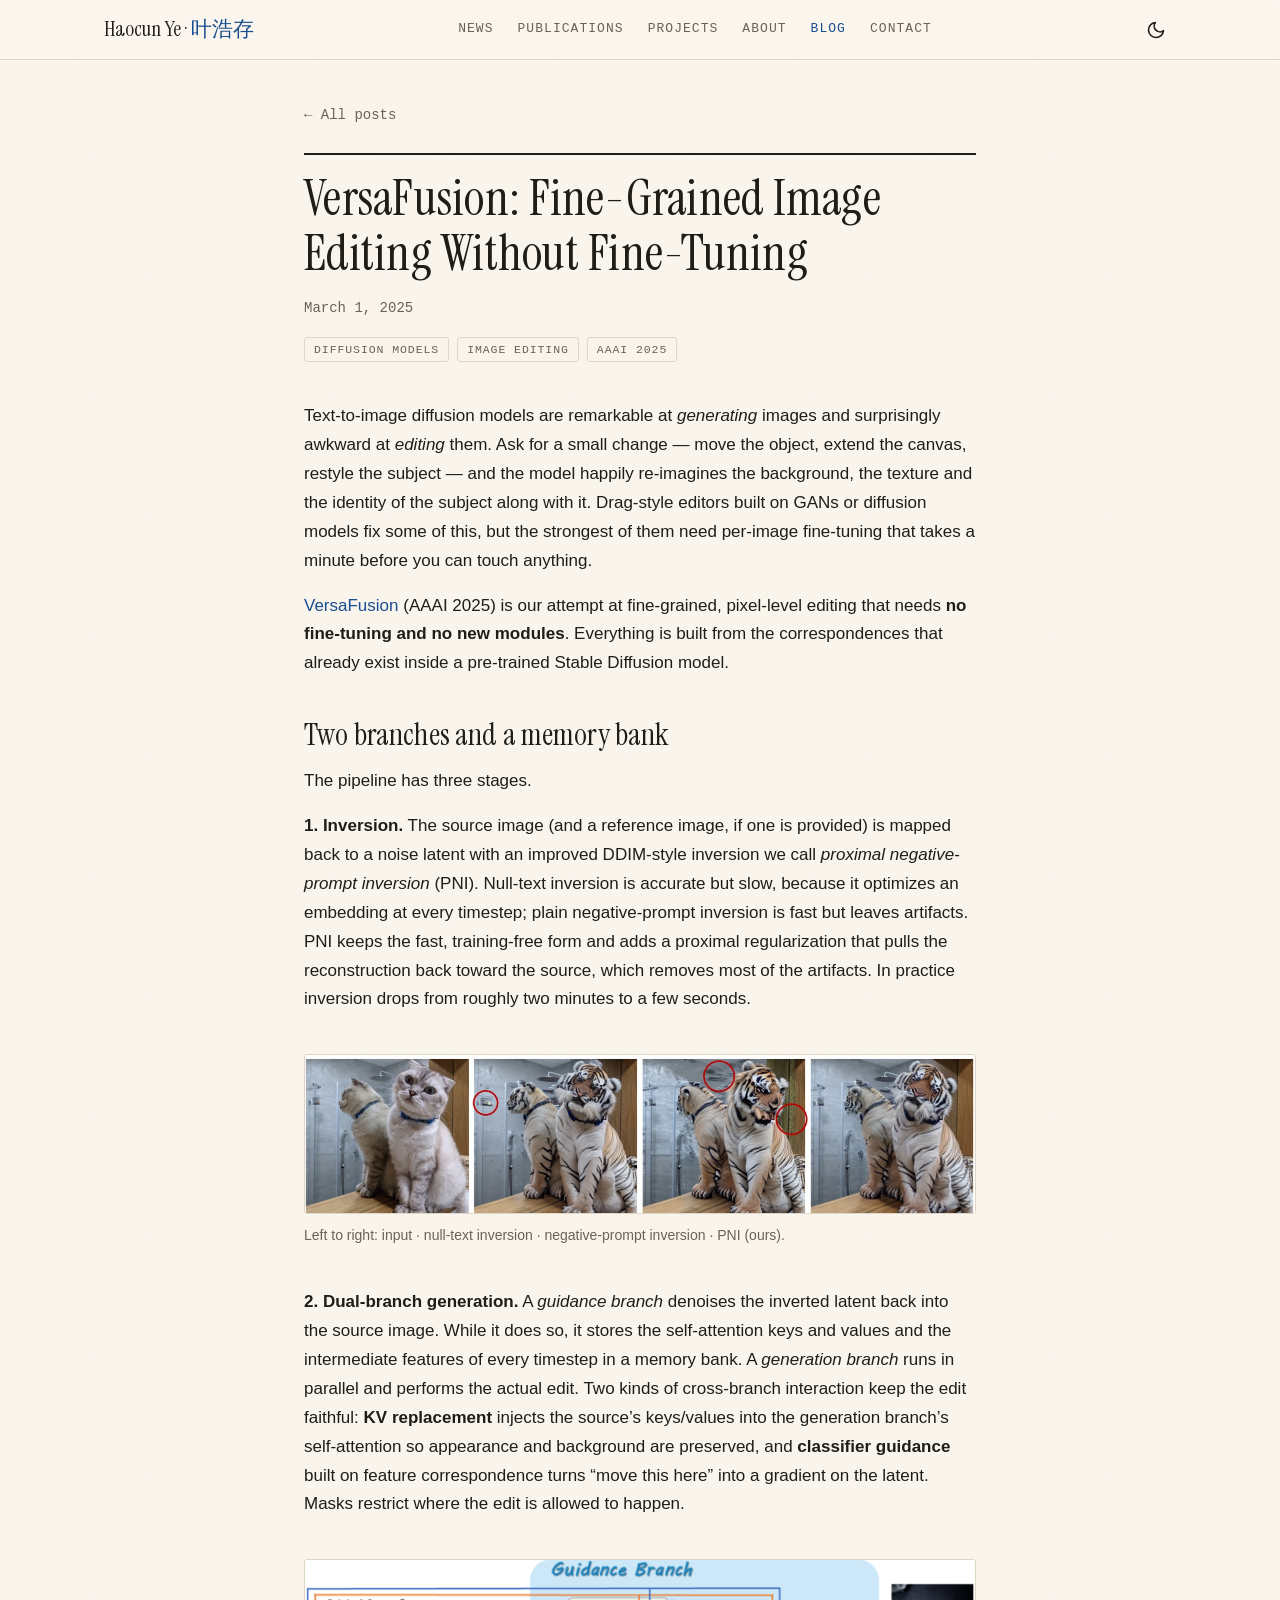
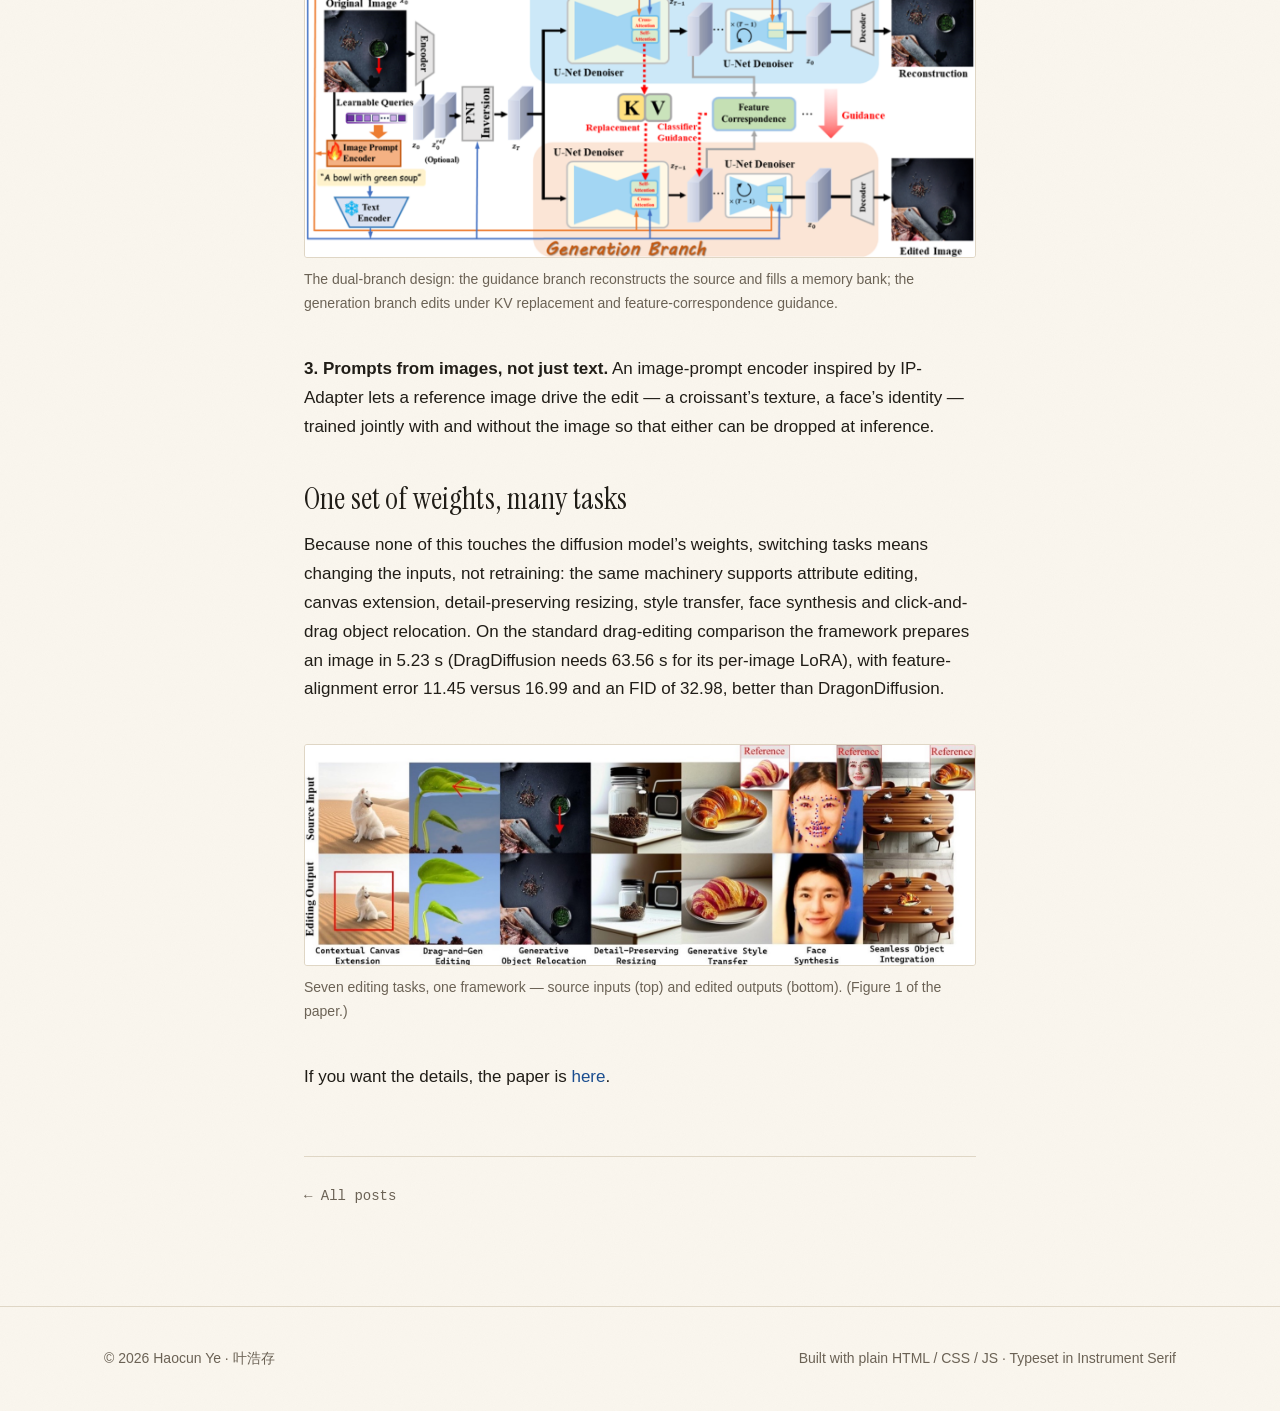
<file: blog/posts/2025-03-01-versafusion-tuning-free-image-editing.html>
<!DOCTYPE html>
<html lang="en">
<head>
  <meta charset="UTF-8">
  <meta name="viewport" content="width=device-width, initial-scale=1.0">
  <title>VersaFusion: Fine-Grained Image Editing Without Fine-Tuning — Haocun Ye</title>
  <meta name="description" content="A dual-branch framework on top of a pre-trained Stable Diffusion model that edits one thing while leaving everything else alone — no per-image fine-tuning, no new modules.">
  <link rel="canonical" href="https://haocunye.site/blog/posts/2025-03-01-versafusion-tuning-free-image-editing.html">
  <meta name="theme-color" media="(prefers-color-scheme: light)" content="#faf6ee">
  <meta name="theme-color" media="(prefers-color-scheme: dark)" content="#171511">

  <meta property="og:type" content="article">
  <meta property="og:title" content="VersaFusion: Fine-Grained Image Editing Without Fine-Tuning">
  <meta property="og:description" content="A dual-branch framework on top of a pre-trained Stable Diffusion model that edits one thing while leaving everything else alone.">
  <meta property="og:url" content="https://haocunye.site/blog/posts/2025-03-01-versafusion-tuning-free-image-editing.html">
  <meta property="og:image" content="https://haocunye.site/assets/images/versafusion-teaser.jpg">

  <link rel="icon" href="../../favicon.svg" type="image/svg+xml">
  <link rel="icon" href="../../favicon.ico" sizes="48x48">
  <link rel="apple-touch-icon" href="../../apple-touch-icon.png">
  <link rel="preload" href="../../assets/fonts/instrument-serif-latin.woff2" as="font" type="font/woff2" crossorigin>

  <!-- Theme restore: runs before CSS so dark-mode users never see a light flash -->
  <script>
    (function () {
      /* JS 标记先于 CSS 生效,慢网络下 .reveal 内容不会先显后隐再浮现 */
      document.documentElement.classList.add('js');
      try {
        var t = localStorage.getItem('theme');
        if (t === 'light' || t === 'dark') document.documentElement.dataset.theme = t;
      } catch (e) {}
    })();
  </script>

  <link rel="stylesheet" href="../../css/style.css">
</head>
<body>
  <a class="skip-link" href="#main">Skip to content</a>

  <header class="site-header">
    <div class="container">
      <a class="brand" href="../../index.html">Haocun Ye · <span class="brand-zh" lang="zh-Hans">叶浩存</span></a>

      <nav class="site-nav" id="site-nav" aria-label="Main navigation">
        <a href="../../index.html#news">News</a>
        <a href="../../index.html#publications">Publications</a>
        <a href="../../index.html#projects">Projects</a>
        <a href="../../index.html#about">About</a>
        <a class="active" href="../index.html" aria-current="true">Blog</a>
        <a href="../../index.html#contact">Contact</a>
      </nav>

      <div class="header-actions">
        <button class="theme-toggle" type="button" aria-label="Dark theme" aria-pressed="false">
          <svg class="icon-moon" width="20" height="20" viewBox="0 0 24 24" fill="none" stroke="currentColor" stroke-width="2" stroke-linecap="round" stroke-linejoin="round" aria-hidden="true">
            <path d="M21 12.79A9 9 0 1 1 11.21 3 7 7 0 0 0 21 12.79z"/>
          </svg>
          <svg class="icon-sun" width="20" height="20" viewBox="0 0 24 24" fill="none" stroke="currentColor" stroke-width="2" stroke-linecap="round" stroke-linejoin="round" aria-hidden="true">
            <circle cx="12" cy="12" r="4"/>
            <path d="M12 2v2M12 20v2M4.93 4.93l1.41 1.41M17.66 17.66l1.41 1.41M2 12h2M20 12h2M4.93 19.07l1.41-1.41M17.66 6.34l1.41-1.41"/>
          </svg>
        </button>

        <button class="nav-toggle" type="button" aria-label="Open navigation menu" aria-expanded="false" aria-controls="site-nav">
          <svg class="icon-menu" width="22" height="22" viewBox="0 0 24 24" fill="none" stroke="currentColor" stroke-width="2" stroke-linecap="round" aria-hidden="true">
            <path d="M3 6h18M3 12h18M3 18h18"/>
          </svg>
          <svg class="icon-close" width="22" height="22" viewBox="0 0 24 24" fill="none" stroke="currentColor" stroke-width="2" stroke-linecap="round" aria-hidden="true">
            <path d="M6 6l12 12M18 6L6 18"/>
          </svg>
        </button>
      </div>
    </div>
  </header>

  <main id="main" class="post">
    <div class="container narrow">
      <a class="back-link" href="../index.html">&larr; All posts</a>

      <article>
        <header class="post-header">
          <h1>VersaFusion: Fine-Grained Image Editing Without Fine-Tuning</h1>
          <p class="post-meta"><time datetime="2025-03-01">March 1, 2025</time></p>
          <ul class="post-tags">
            <li>Diffusion models</li>
            <li>Image editing</li>
            <li>AAAI 2025</li>
          </ul>
        </header>

        <div class="post-body">
          <p>Text-to-image diffusion models are remarkable at <em>generating</em> images and surprisingly awkward at <em>editing</em> them. Ask for a small change — move the object, extend the canvas, restyle the subject — and the model happily re-imagines the background, the texture and the identity of the subject along with it. Drag-style editors built on GANs or diffusion models fix some of this, but the strongest of them need per-image fine-tuning that takes a minute before you can touch anything.</p>

          <p><a href="https://ojs.aaai.org/index.php/AAAI/article/view/33023" target="_blank" rel="noopener noreferrer">VersaFusion</a> (AAAI 2025) is our attempt at fine-grained, pixel-level editing that needs <strong>no fine-tuning and no new modules</strong>. Everything is built from the correspondences that already exist inside a pre-trained Stable Diffusion model.</p>

          <h2>Two branches and a memory bank</h2>

          <p>The pipeline has three stages.</p>

          <p><strong>1. Inversion.</strong> The source image (and a reference image, if one is provided) is mapped back to a noise latent with an improved DDIM-style inversion we call <em>proximal negative-prompt inversion</em> (PNI). Null-text inversion is accurate but slow, because it optimizes an embedding at every timestep; plain negative-prompt inversion is fast but leaves artifacts. PNI keeps the fast, training-free form and adds a proximal regularization that pulls the reconstruction back toward the source, which removes most of the artifacts. In practice inversion drops from roughly two minutes to a few seconds.</p>

          <figure>
            <img src="../../assets/figures/pni-inversion-comparison.jpg" width="1280" height="302" alt="Comparison of inversion methods on the same image: input, null-text inversion, negative-prompt inversion, and PNI" loading="lazy">
            <figcaption>Left to right: input · null-text inversion · negative-prompt inversion · PNI (ours).</figcaption>
          </figure>

          <p><strong>2. Dual-branch generation.</strong> A <em>guidance branch</em> denoises the inverted latent back into the source image. While it does so, it stores the self-attention keys and values and the intermediate features of every timestep in a memory bank. A <em>generation branch</em> runs in parallel and performs the actual edit. Two kinds of cross-branch interaction keep the edit faithful: <strong>KV replacement</strong> injects the source&rsquo;s keys/values into the generation branch&rsquo;s self-attention so appearance and background are preserved, and <strong>classifier guidance</strong> built on feature correspondence turns &ldquo;move this here&rdquo; into a gradient on the latent. Masks restrict where the edit is allowed to happen.</p>

          <figure>
            <img src="../../assets/figures/versafusion-architecture.png" width="1440" height="637" alt="VersaFusion dual-branch architecture: guidance branch with memory bank feeding KV replacement and classifier guidance into the generation branch" loading="lazy">
            <figcaption>The dual-branch design: the guidance branch reconstructs the source and fills a memory bank; the generation branch edits under KV replacement and feature-correspondence guidance.</figcaption>
          </figure>

          <p><strong>3. Prompts from images, not just text.</strong> An image-prompt encoder inspired by IP-Adapter lets a reference image drive the edit — a croissant&rsquo;s texture, a face&rsquo;s identity — trained jointly with and without the image so that either can be dropped at inference.</p>

          <h2>One set of weights, many tasks</h2>

          <p>Because none of this touches the diffusion model&rsquo;s weights, switching tasks means changing the inputs, not retraining: the same machinery supports attribute editing, canvas extension, detail-preserving resizing, style transfer, face synthesis and click-and-drag object relocation. On the standard drag-editing comparison the framework prepares an image in 5.23&nbsp;s (DragDiffusion needs 63.56&nbsp;s for its per-image LoRA), with feature-alignment error 11.45 versus 16.99 and an FID of 32.98, better than DragonDiffusion.</p>

          <figure>
            <img src="../../assets/images/versafusion-teaser.jpg" width="1600" height="524" alt="Seven editing tasks handled by one framework: source inputs on top, edited outputs below" loading="lazy">
            <figcaption>Seven editing tasks, one framework — source inputs (top) and edited outputs (bottom). (Figure 1 of the paper.)</figcaption>
          </figure>

          <p>If you want the details, the paper is <a href="https://doi.org/10.1609/aaai.v39i9.33023" target="_blank" rel="noopener noreferrer">here</a>.</p>
        </div>
      </article>

      <div class="post-footer">
        <a class="back-link" href="../index.html">&larr; All posts</a>
      </div>
    </div>
  </main>

  <footer class="site-footer">
    <div class="container">
      <span>© 2026 Haocun Ye · <span lang="zh-Hans">叶浩存</span></span>
      <span>Built with plain HTML / CSS / JS · Typeset in Instrument Serif</span>
    </div>
  </footer>

  <script src="../../js/main.js" defer></script>
</body>
</html>
</file>
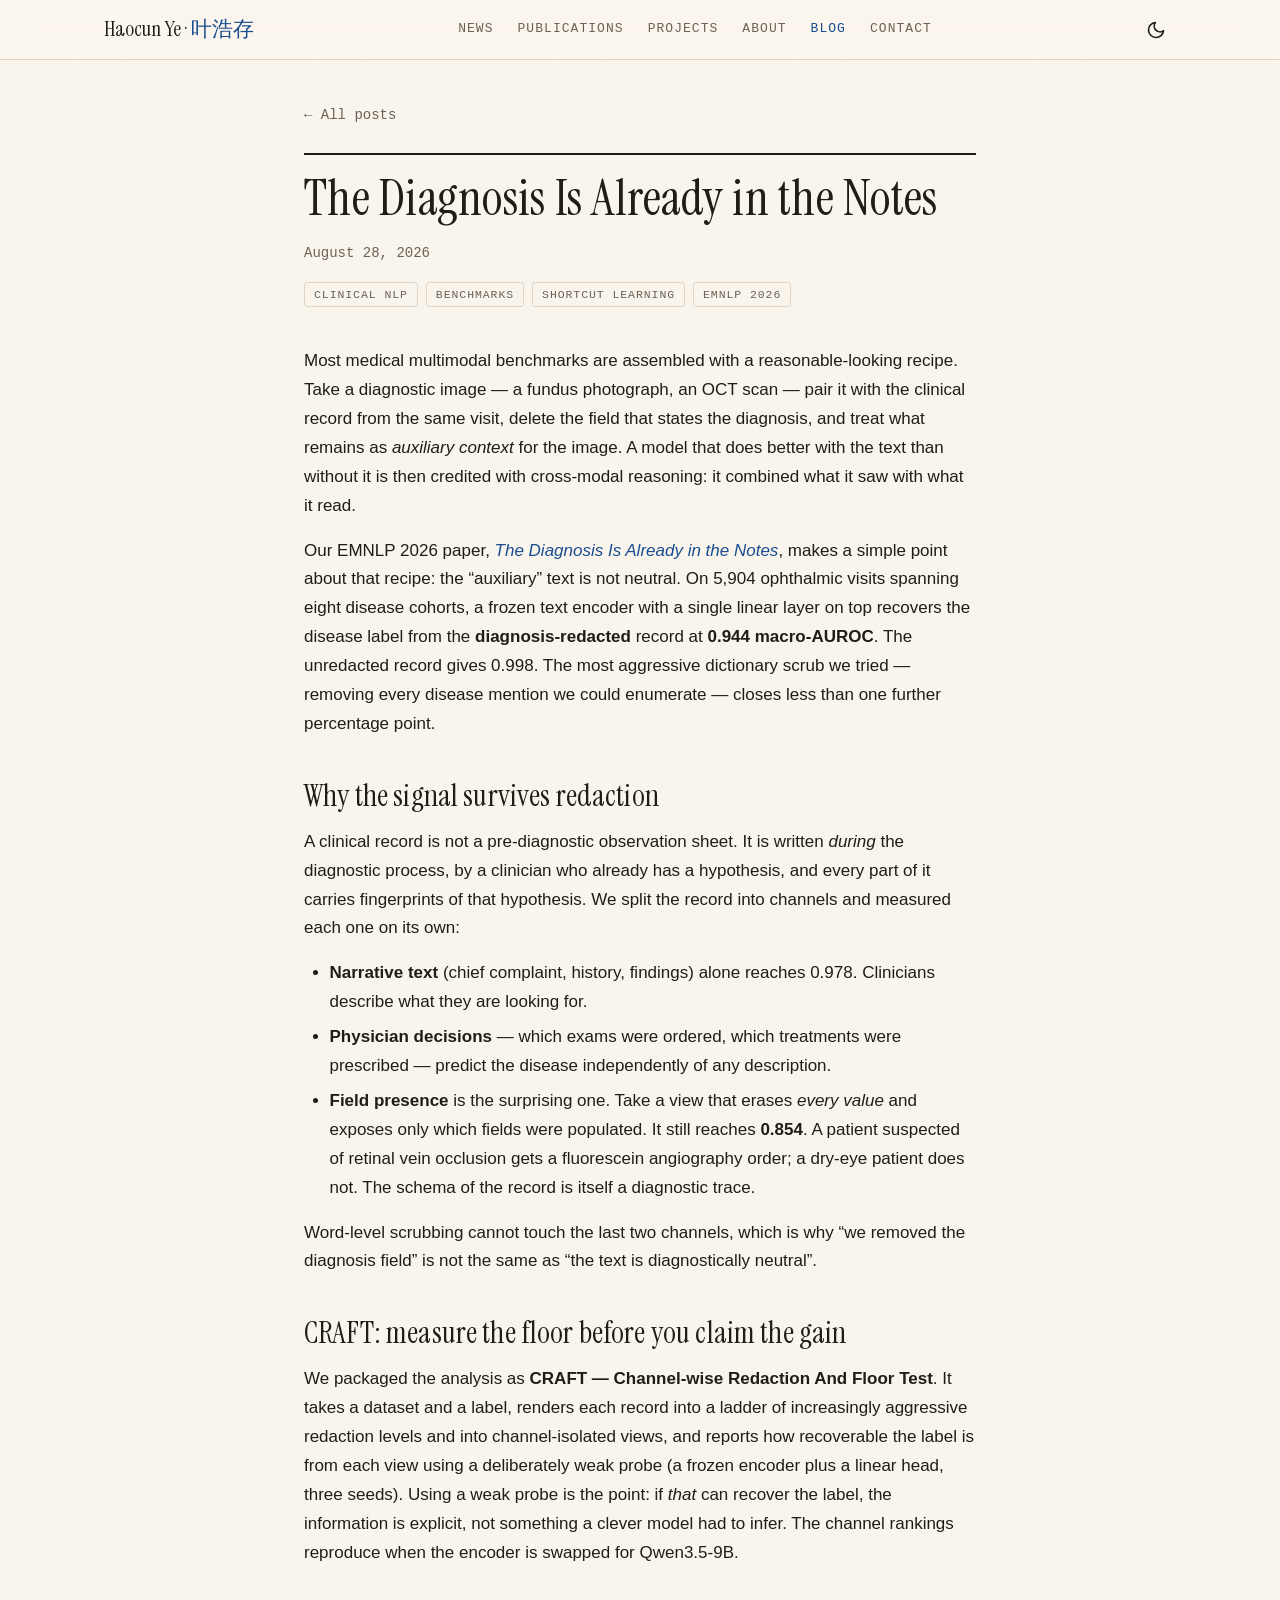
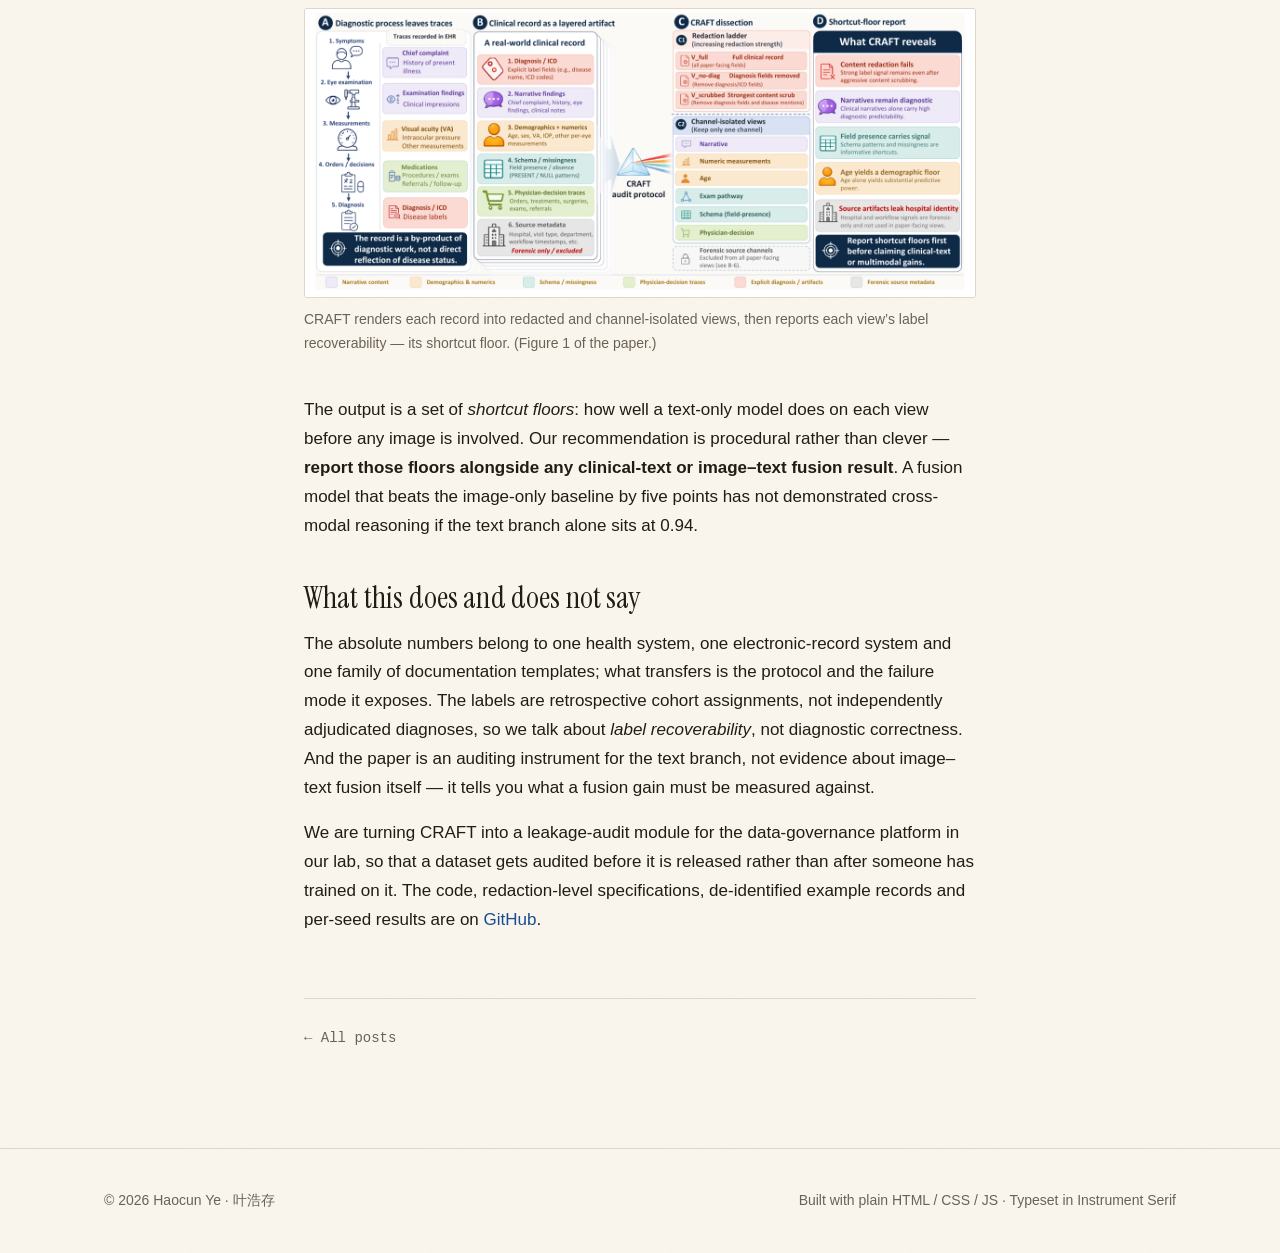
<file: blog/posts/2026-08-28-the-diagnosis-is-already-in-the-notes.html>
<!DOCTYPE html>
<html lang="en">
<head>
  <meta charset="UTF-8">
  <meta name="viewport" content="width=device-width, initial-scale=1.0">
  <title>The Diagnosis Is Already in the Notes — Haocun Ye</title>
  <meta name="description" content="Why deleting the diagnosis field from a clinical record does not make it neutral context — and a small audit protocol (CRAFT) that measures how much still leaks.">
  <link rel="canonical" href="https://haocunye.site/blog/posts/2026-08-28-the-diagnosis-is-already-in-the-notes.html">
  <meta name="theme-color" media="(prefers-color-scheme: light)" content="#faf6ee">
  <meta name="theme-color" media="(prefers-color-scheme: dark)" content="#171511">

  <meta property="og:type" content="article">
  <meta property="og:title" content="The Diagnosis Is Already in the Notes">
  <meta property="og:description" content="Why deleting the diagnosis field from a clinical record does not make it neutral context — and CRAFT, an audit protocol that measures how much still leaks.">
  <meta property="og:url" content="https://haocunye.site/blog/posts/2026-08-28-the-diagnosis-is-already-in-the-notes.html">
  <meta property="og:image" content="https://haocunye.site/assets/images/project-craft.png">

  <link rel="icon" href="../../favicon.svg" type="image/svg+xml">
  <link rel="icon" href="../../favicon.ico" sizes="48x48">
  <link rel="apple-touch-icon" href="../../apple-touch-icon.png">
  <link rel="preload" href="../../assets/fonts/instrument-serif-latin.woff2" as="font" type="font/woff2" crossorigin>

  <!-- Theme restore: runs before CSS so dark-mode users never see a light flash -->
  <script>
    (function () {
      /* JS 标记先于 CSS 生效,慢网络下 .reveal 内容不会先显后隐再浮现 */
      document.documentElement.classList.add('js');
      try {
        var t = localStorage.getItem('theme');
        if (t === 'light' || t === 'dark') document.documentElement.dataset.theme = t;
      } catch (e) {}
    })();
  </script>

  <link rel="stylesheet" href="../../css/style.css">
</head>
<body>
  <a class="skip-link" href="#main">Skip to content</a>

  <header class="site-header">
    <div class="container">
      <a class="brand" href="../../index.html">Haocun Ye · <span class="brand-zh" lang="zh-Hans">叶浩存</span></a>

      <nav class="site-nav" id="site-nav" aria-label="Main navigation">
        <a href="../../index.html#news">News</a>
        <a href="../../index.html#publications">Publications</a>
        <a href="../../index.html#projects">Projects</a>
        <a href="../../index.html#about">About</a>
        <a class="active" href="../index.html" aria-current="true">Blog</a>
        <a href="../../index.html#contact">Contact</a>
      </nav>

      <div class="header-actions">
        <button class="theme-toggle" type="button" aria-label="Dark theme" aria-pressed="false">
          <svg class="icon-moon" width="20" height="20" viewBox="0 0 24 24" fill="none" stroke="currentColor" stroke-width="2" stroke-linecap="round" stroke-linejoin="round" aria-hidden="true">
            <path d="M21 12.79A9 9 0 1 1 11.21 3 7 7 0 0 0 21 12.79z"/>
          </svg>
          <svg class="icon-sun" width="20" height="20" viewBox="0 0 24 24" fill="none" stroke="currentColor" stroke-width="2" stroke-linecap="round" stroke-linejoin="round" aria-hidden="true">
            <circle cx="12" cy="12" r="4"/>
            <path d="M12 2v2M12 20v2M4.93 4.93l1.41 1.41M17.66 17.66l1.41 1.41M2 12h2M20 12h2M4.93 19.07l1.41-1.41M17.66 6.34l1.41-1.41"/>
          </svg>
        </button>

        <button class="nav-toggle" type="button" aria-label="Open navigation menu" aria-expanded="false" aria-controls="site-nav">
          <svg class="icon-menu" width="22" height="22" viewBox="0 0 24 24" fill="none" stroke="currentColor" stroke-width="2" stroke-linecap="round" aria-hidden="true">
            <path d="M3 6h18M3 12h18M3 18h18"/>
          </svg>
          <svg class="icon-close" width="22" height="22" viewBox="0 0 24 24" fill="none" stroke="currentColor" stroke-width="2" stroke-linecap="round" aria-hidden="true">
            <path d="M6 6l12 12M18 6L6 18"/>
          </svg>
        </button>
      </div>
    </div>
  </header>

  <main id="main" class="post">
    <div class="container narrow">
      <a class="back-link" href="../index.html">&larr; All posts</a>

      <article>
        <header class="post-header">
          <h1>The Diagnosis Is Already in the Notes</h1>
          <p class="post-meta"><time datetime="2026-08-28">August 28, 2026</time></p>
          <ul class="post-tags">
            <li>Clinical NLP</li>
            <li>Benchmarks</li>
            <li>Shortcut learning</li>
            <li>EMNLP 2026</li>
          </ul>
        </header>

        <div class="post-body">
          <p>Most medical multimodal benchmarks are assembled with a reasonable-looking recipe. Take a diagnostic image — a fundus photograph, an OCT scan — pair it with the clinical record from the same visit, delete the field that states the diagnosis, and treat what remains as <em>auxiliary context</em> for the image. A model that does better with the text than without it is then credited with cross-modal reasoning: it combined what it saw with what it read.</p>

          <p>Our EMNLP 2026 paper, <a href="https://github.com/yhc98002-bit/The-Diagnosis-Is-Already-in-the-Notes" target="_blank" rel="noopener noreferrer"><em>The Diagnosis Is Already in the Notes</em></a>, makes a simple point about that recipe: the &ldquo;auxiliary&rdquo; text is not neutral. On 5,904 ophthalmic visits spanning eight disease cohorts, a frozen text encoder with a single linear layer on top recovers the disease label from the <strong>diagnosis-redacted</strong> record at <strong>0.944 macro-AUROC</strong>. The unredacted record gives 0.998. The most aggressive dictionary scrub we tried — removing every disease mention we could enumerate — closes less than one further percentage point.</p>

          <h2>Why the signal survives redaction</h2>

          <p>A clinical record is not a pre-diagnostic observation sheet. It is written <em>during</em> the diagnostic process, by a clinician who already has a hypothesis, and every part of it carries fingerprints of that hypothesis. We split the record into channels and measured each one on its own:</p>

          <ul>
            <li><strong>Narrative text</strong> (chief complaint, history, findings) alone reaches 0.978. Clinicians describe what they are looking for.</li>
            <li><strong>Physician decisions</strong> — which exams were ordered, which treatments were prescribed — predict the disease independently of any description.</li>
            <li><strong>Field presence</strong> is the surprising one. Take a view that erases <em>every value</em> and exposes only which fields were populated. It still reaches <strong>0.854</strong>. A patient suspected of retinal vein occlusion gets a fluorescein angiography order; a dry-eye patient does not. The schema of the record is itself a diagnostic trace.</li>
          </ul>

          <p>Word-level scrubbing cannot touch the last two channels, which is why &ldquo;we removed the diagnosis field&rdquo; is not the same as &ldquo;the text is diagnostically neutral&rdquo;.</p>

          <h2>CRAFT: measure the floor before you claim the gain</h2>

          <p>We packaged the analysis as <strong>CRAFT — Channel-wise Redaction And Floor Test</strong>. It takes a dataset and a label, renders each record into a ladder of increasingly aggressive redaction levels and into channel-isolated views, and reports how recoverable the label is from each view using a deliberately weak probe (a frozen encoder plus a linear head, three seeds). Using a weak probe is the point: if <em>that</em> can recover the label, the information is explicit, not something a clever model had to infer. The channel rankings reproduce when the encoder is swapped for Qwen3.5-9B.</p>

          <figure>
            <img src="../../assets/figures/craft-overview.png" width="1440" height="621" alt="Overview of the CRAFT audit protocol: a clinical record is rendered into redaction levels and channel-isolated views, each probed for label recoverability" loading="lazy">
            <figcaption>CRAFT renders each record into redacted and channel-isolated views, then reports each view&rsquo;s label recoverability — its shortcut floor. (Figure 1 of the paper.)</figcaption>
          </figure>

          <p>The output is a set of <em>shortcut floors</em>: how well a text-only model does on each view before any image is involved. Our recommendation is procedural rather than clever — <strong>report those floors alongside any clinical-text or image&ndash;text fusion result</strong>. A fusion model that beats the image-only baseline by five points has not demonstrated cross-modal reasoning if the text branch alone sits at 0.94.</p>

          <h2>What this does and does not say</h2>

          <p>The absolute numbers belong to one health system, one electronic-record system and one family of documentation templates; what transfers is the protocol and the failure mode it exposes. The labels are retrospective cohort assignments, not independently adjudicated diagnoses, so we talk about <em>label recoverability</em>, not diagnostic correctness. And the paper is an auditing instrument for the text branch, not evidence about image&ndash;text fusion itself — it tells you what a fusion gain must be measured against.</p>

          <p>We are turning CRAFT into a leakage-audit module for the data-governance platform in our lab, so that a dataset gets audited before it is released rather than after someone has trained on it. The code, redaction-level specifications, de-identified example records and per-seed results are on <a href="https://github.com/yhc98002-bit/The-Diagnosis-Is-Already-in-the-Notes" target="_blank" rel="noopener noreferrer">GitHub</a>.</p>
        </div>
      </article>

      <div class="post-footer">
        <a class="back-link" href="../index.html">&larr; All posts</a>
      </div>
    </div>
  </main>

  <footer class="site-footer">
    <div class="container">
      <span>© 2026 Haocun Ye · <span lang="zh-Hans">叶浩存</span></span>
      <span>Built with plain HTML / CSS / JS · Typeset in Instrument Serif</span>
    </div>
  </footer>

  <script src="../../js/main.js" defer></script>
</body>
</html>
</file>
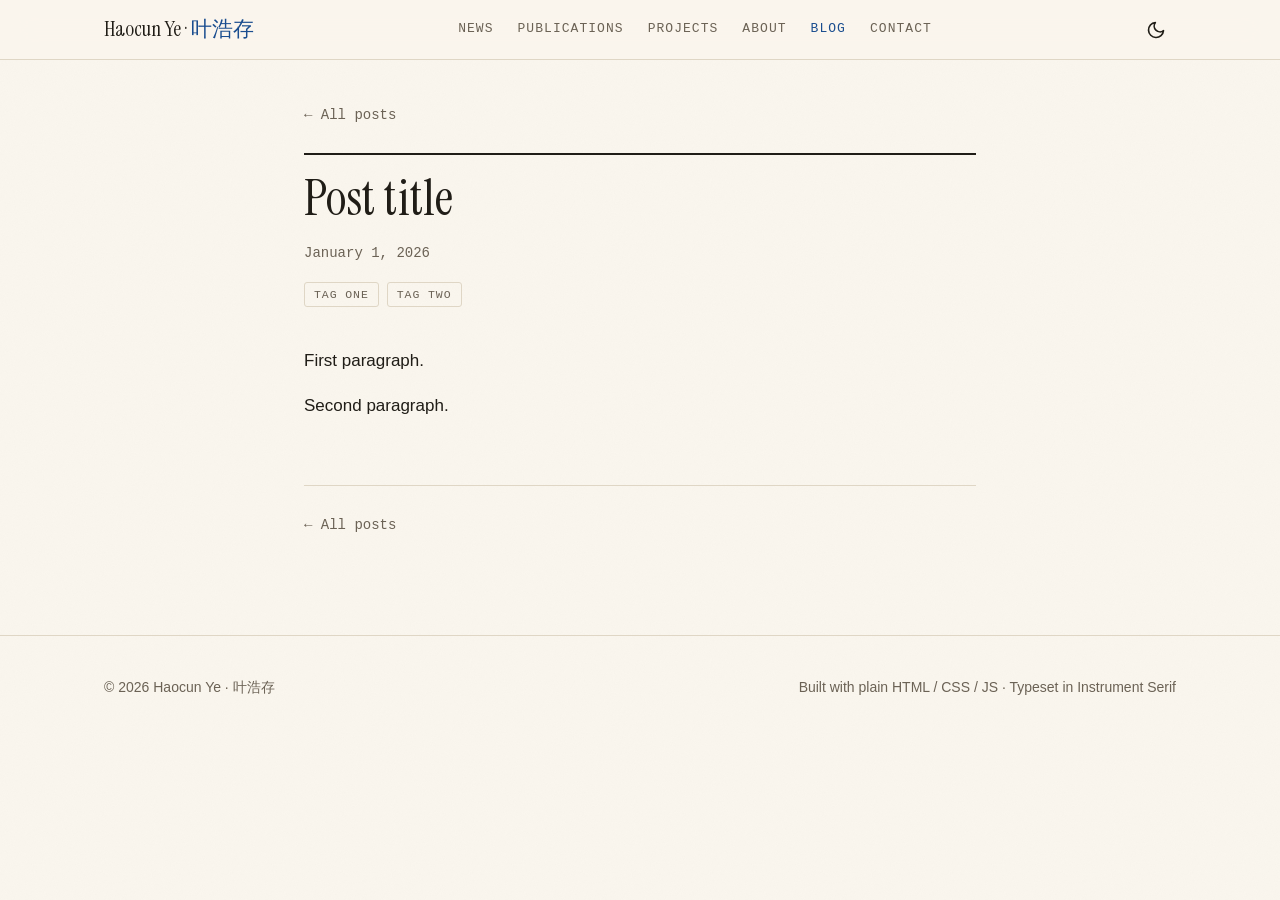
<file: blog/posts/template.html>
<!DOCTYPE html>
<!-- ============================================================
     Post template. To write a new post:
     1. Copy this file WITHIN blog/posts/ and rename it to
        YYYY-MM-DD-short-slug.html
     2. Update <title>, meta description, the og: tags, the <h1>,
        the <time> (both the datetime attribute and the visible text)
        and the tags list
     3. Add a canonical link and og:url with the post's absolute URL
     4. Write the body inside <div class="post-body">
        (available elements: p, h2/h3, ul/ol, blockquote, code,
        pre>code, figure>img+figcaption, hr — styles are ready)
     5. Add an entry card at the top of the list in blog/index.html
     Note: this file must stay in blog/posts/ — the relative paths
     (../../) break anywhere else.
     ============================================================ -->
<html lang="en">
<head>
  <meta charset="UTF-8">
  <meta name="viewport" content="width=device-width, initial-scale=1.0">
  <title>Post title — Haocun Ye</title>
  <meta name="description" content="One-sentence summary of the post.">
  <meta name="theme-color" media="(prefers-color-scheme: light)" content="#faf6ee">
  <meta name="theme-color" media="(prefers-color-scheme: dark)" content="#171511">

  <meta property="og:type" content="article">
  <meta property="og:title" content="Post title">
  <meta property="og:description" content="One-sentence summary of the post.">
  <!-- og:url and og:image must be ABSOLUTE URLs, e.g.
       <meta property="og:url" content="https://haocunye.site/blog/posts/your-slug.html">
       <meta property="og:image" content="https://haocunye.site/assets/images/your-cover.png"> -->

  <link rel="icon" href="../../favicon.svg" type="image/svg+xml">
  <link rel="icon" href="../../favicon.ico" sizes="48x48">
  <link rel="apple-touch-icon" href="../../apple-touch-icon.png">
  <link rel="preload" href="../../assets/fonts/instrument-serif-latin.woff2" as="font" type="font/woff2" crossorigin>

  <!-- Theme restore: runs before CSS so dark-mode users never see a light flash -->
  <script>
    (function () {
      /* JS 标记先于 CSS 生效,慢网络下 .reveal 内容不会先显后隐再浮现 */
      document.documentElement.classList.add('js');
      try {
        var t = localStorage.getItem('theme');
        if (t === 'light' || t === 'dark') document.documentElement.dataset.theme = t;
      } catch (e) {}
    })();
  </script>

  <link rel="stylesheet" href="../../css/style.css">
</head>
<body>
  <a class="skip-link" href="#main">Skip to content</a>

  <header class="site-header">
    <div class="container">
      <a class="brand" href="../../index.html">Haocun Ye · <span class="brand-zh" lang="zh-Hans">叶浩存</span></a>

      <nav class="site-nav" id="site-nav" aria-label="Main navigation">
        <a href="../../index.html#news">News</a>
        <a href="../../index.html#publications">Publications</a>
        <a href="../../index.html#projects">Projects</a>
        <a href="../../index.html#about">About</a>
        <a class="active" href="../index.html" aria-current="true">Blog</a>
        <a href="../../index.html#contact">Contact</a>
      </nav>

      <div class="header-actions">
        <button class="theme-toggle" type="button" aria-label="Dark theme" aria-pressed="false">
          <svg class="icon-moon" width="20" height="20" viewBox="0 0 24 24" fill="none" stroke="currentColor" stroke-width="2" stroke-linecap="round" stroke-linejoin="round" aria-hidden="true">
            <path d="M21 12.79A9 9 0 1 1 11.21 3 7 7 0 0 0 21 12.79z"/>
          </svg>
          <svg class="icon-sun" width="20" height="20" viewBox="0 0 24 24" fill="none" stroke="currentColor" stroke-width="2" stroke-linecap="round" stroke-linejoin="round" aria-hidden="true">
            <circle cx="12" cy="12" r="4"/>
            <path d="M12 2v2M12 20v2M4.93 4.93l1.41 1.41M17.66 17.66l1.41 1.41M2 12h2M20 12h2M4.93 19.07l1.41-1.41M17.66 6.34l1.41-1.41"/>
          </svg>
        </button>

        <button class="nav-toggle" type="button" aria-label="Open navigation menu" aria-expanded="false" aria-controls="site-nav">
          <svg class="icon-menu" width="22" height="22" viewBox="0 0 24 24" fill="none" stroke="currentColor" stroke-width="2" stroke-linecap="round" aria-hidden="true">
            <path d="M3 6h18M3 12h18M3 18h18"/>
          </svg>
          <svg class="icon-close" width="22" height="22" viewBox="0 0 24 24" fill="none" stroke="currentColor" stroke-width="2" stroke-linecap="round" aria-hidden="true">
            <path d="M6 6l12 12M18 6L6 18"/>
          </svg>
        </button>
      </div>
    </div>
  </header>

  <main id="main" class="post">
    <div class="container narrow">
      <a class="back-link" href="../index.html">&larr; All posts</a>

      <article>
        <header class="post-header">
          <!-- TODO: title, date (two places) and tags -->
          <h1>Post title</h1>
          <p class="post-meta"><time datetime="2026-01-01">January 1, 2026</time></p>
          <ul class="post-tags">
            <li>Tag one</li>
            <li>Tag two</li>
          </ul>
        </header>

        <div class="post-body">
          <!-- TODO: write the post here -->
          <p>First paragraph.</p>
          <p>Second paragraph.</p>
        </div>
      </article>

      <div class="post-footer">
        <a class="back-link" href="../index.html">&larr; All posts</a>
      </div>
    </div>
  </main>

  <footer class="site-footer">
    <div class="container">
      <span>© 2026 Haocun Ye · <span lang="zh-Hans">叶浩存</span></span>
      <span>Built with plain HTML / CSS / JS · Typeset in Instrument Serif</span>
    </div>
  </footer>

  <script src="../../js/main.js" defer></script>
</body>
</html>
</file>
<file: css/style.css>
/* ============================================================
   Haocun Ye — personal homepage stylesheet
   Warm-paper editorial design. Plain CSS, zero dependencies.

   Contents:
   1.  Self-hosted fonts (@font-face)
   2.  Design tokens (light / dark)
   3.  Reset & base typography
   4.  Layout utilities & section-head pattern
   5.  Header / navigation
   6.  Hero
   7.  News
   8.  Publications
   9.  Projects
   10. About
   11. Contact & footer
   12. Blog list
   13. Article pages
   14. No-JS fallbacks
   15. Reduced motion
   ============================================================ */

/* ===== 1. Self-hosted fonts (SIL OFL, see assets/fonts/OFL.txt) ===== */

@font-face {
  font-family: "Instrument Serif";
  font-style: normal;
  font-weight: 400;
  font-display: swap;
  src: url("../assets/fonts/instrument-serif-latin.woff2") format("woff2");
}

@font-face {
  font-family: "Instrument Serif";
  font-style: italic;
  font-weight: 400;
  font-display: swap;
  src: url("../assets/fonts/instrument-serif-latin-italic.woff2") format("woff2");
}

/* ===== 2. Design tokens ===== */

:root {
  /* Warm paper (light, default) */
  --color-bg: #faf6ee;
  --color-surface: #f2ecdf;
  --color-text: #201d17;
  --color-text-secondary: #6b6255;
  --color-border: #dfd6c5;
  --color-rule: #201d17; /* heavy section rules use ink, not border grey */
  --color-accent: #1a4d8f;
  --color-accent-hover: #143c72;
  --color-on-accent: #ffffff;
  --color-nav-bg: rgba(250, 246, 238, 0.8);
  --color-code-bg: #f1ebdc;
  --color-pill-bg: #eae2d0;

  /* Type */
  --font-serif: "Instrument Serif", ui-serif, Georgia, "Iowan Old Style",
    "Times New Roman", serif;
  --font-serif-cjk: "Songti SC", "STSong", "Noto Serif CJK SC", "SimSun", serif;
  --font-sans: -apple-system, BlinkMacSystemFont, "Segoe UI", "PingFang SC",
    "Hiragino Sans GB", "Microsoft YaHei", "Noto Sans CJK SC", sans-serif;
  --font-mono: ui-monospace, "SF Mono", Menlo, Consolas, "Liberation Mono",
    monospace;
  --text-base: 17px;
  --leading: 1.7;

  /* Spacing (8px grid) */
  --space-1: 8px;
  --space-2: 16px;
  --space-3: 24px;
  --space-4: 40px;
  --space-5: 64px;
  --space-6: 96px;

  /* Shape & layout */
  --radius: 6px;
  --radius-sm: 3px;
  --max-width: 1120px;
  --nav-height: 60px;
  --transition: 0.25s ease;
}

/* Manual dark (user locked via toggle) — warm ink night */
[data-theme="dark"] {
  --color-bg: #171511;
  --color-surface: #1e1b16;
  --color-text: #ede7db;
  --color-text-secondary: #a79e8d;
  --color-border: #423c31;
  --color-rule: #ede7db;
  --color-accent: #8fb4e3;
  --color-accent-hover: #a9c6ec;
  --color-on-accent: #0e2a50;
  --color-nav-bg: rgba(23, 21, 17, 0.8);
  --color-code-bg: #201d17;
  --color-pill-bg: #2c2820;
}

/* System dark (only when the user has not locked a theme) */
@media (prefers-color-scheme: dark) {
  :root:not([data-theme="light"]):not([data-theme="dark"]) {
    --color-bg: #171511;
    --color-surface: #1e1b16;
    --color-text: #ede7db;
    --color-text-secondary: #a79e8d;
    --color-border: #423c31;
    --color-rule: #ede7db;
    --color-accent: #8fb4e3;
    --color-accent-hover: #a9c6ec;
    --color-on-accent: #0e2a50;
    --color-nav-bg: rgba(23, 21, 17, 0.8);
    --color-code-bg: #201d17;
    --color-pill-bg: #2c2820;
  }
}

/* ===== 3. Reset & base typography ===== */

*,
*::before,
*::after {
  box-sizing: border-box;
  margin: 0;
  padding: 0;
}

html {
  scroll-behavior: smooth;
  /* keep anchored headings clear of the sticky nav */
  scroll-padding-top: calc(var(--nav-height) + 16px);
}

body {
  font-family: var(--font-sans);
  font-size: var(--text-base);
  line-height: var(--leading);
  color: var(--color-text);
  background-color: var(--color-bg);
  /* 纸张颗粒:内联 SVG 噪点平铺在底色之上,内容不受影响,两主题通用 */
  background-image: url("data:image/svg+xml,%3Csvg xmlns='http://www.w3.org/2000/svg' width='240' height='240'%3E%3Cfilter id='n'%3E%3CfeTurbulence type='fractalNoise' baseFrequency='0.9' numOctaves='2' stitchTiles='stitch'/%3E%3CfeColorMatrix type='saturate' values='0'/%3E%3C/filter%3E%3Crect width='100%25' height='100%25' filter='url(%23n)' opacity='0.03'/%3E%3C/svg%3E");
  -webkit-font-smoothing: antialiased;
  -moz-osx-font-smoothing: grayscale;
  font-kerning: normal;
  transition: background-color var(--transition), color var(--transition);
}

h1,
h2,
h3 {
  text-wrap: balance;
}

/* 键盘焦点:全站统一的品牌蓝焦点环 */
:focus-visible {
  outline: 2px solid var(--color-accent);
  outline-offset: 3px;
  border-radius: 2px;
}

h1,
h2,
h3,
h4 {
  font-family: var(--font-serif);
  font-weight: 400;
  line-height: 1.1;
  letter-spacing: 0.005em;
}

p {
  margin: 0;
}

a {
  color: var(--color-accent);
  text-decoration: none;
}

a:hover {
  color: var(--color-accent-hover);
  text-decoration: underline;
  text-underline-offset: 4px;
  text-decoration-thickness: 1px;
}

img,
svg {
  max-width: 100%;
  vertical-align: middle;
}

button {
  font: inherit;
  color: inherit;
  background: none;
  border: none;
  cursor: pointer;
}

ul,
ol {
  list-style-position: outside;
}

::selection {
  background: var(--color-accent);
  color: var(--color-on-accent);
}

/* Small uppercase mono label — the editorial "eyebrow" */
.eyebrow {
  font-family: var(--font-mono);
  font-size: 13px;
  letter-spacing: 0.12em;
  text-transform: uppercase;
  color: var(--color-text-secondary);
}

/* ===== 4. Layout utilities & section-head pattern ===== */

.container {
  width: 100%;
  max-width: var(--max-width);
  margin: 0 auto;
  padding: 0 var(--space-3);
}

.container.narrow {
  max-width: 720px;
}

.section {
  padding: var(--space-5) 0;
}

.section.alt {
  background-color: var(--color-surface);
  transition: background-color var(--transition);
}

@media (min-width: 768px) {
  .section {
    padding: var(--space-6) 0;
  }
}

/* Section head: heavy ink rule + numbered mono eyebrow + serif title */
.section-head {
  border-top: 2px solid var(--color-rule);
  padding-top: var(--space-2);
  margin-bottom: var(--space-4);
}

.section-head .section-label {
  display: flex;
  gap: var(--space-2);
  font-family: var(--font-mono);
  font-size: 13px;
  letter-spacing: 0.12em;
  text-transform: uppercase;
}

.section-head .section-no {
  color: var(--color-accent);
}

.section-head .section-eyebrow {
  color: var(--color-text-secondary);
}

.section-head .section-title {
  font-size: clamp(34px, 5vw, 52px);
  margin-top: 12px;
}

/* Visually hidden but available to screen readers (live regions etc.) */
.visually-hidden {
  position: absolute;
  width: 1px;
  height: 1px;
  margin: -1px;
  padding: 0;
  overflow: hidden;
  clip: rect(0 0 0 0);
  white-space: nowrap;
  border: 0;
}

/* Skip to content (keyboard users) */
.skip-link {
  position: absolute;
  top: -48px;
  left: var(--space-2);
  z-index: 200;
  padding: var(--space-1) var(--space-2);
  background: var(--color-accent);
  color: var(--color-on-accent);
  border-radius: var(--radius-sm);
  transition: top var(--transition);
}

.skip-link:focus {
  top: var(--space-1);
  color: var(--color-on-accent);
}

/* Scroll reveal (JS adds .visible; no-JS fallback in §14) */
.reveal {
  opacity: 0;
  transform: translateY(16px);
  transition: opacity 0.5s ease, transform 0.5s ease;
}

.reveal.visible {
  opacity: 1;
  transform: none;
}

html:not(.js) .reveal {
  opacity: 1;
  transform: none;
}

/* ===== 5. Header / navigation ===== */

.site-header {
  position: sticky;
  top: 0;
  z-index: 100;
  height: var(--nav-height);
  background-color: var(--color-nav-bg);
  -webkit-backdrop-filter: saturate(160%) blur(16px);
  backdrop-filter: saturate(160%) blur(16px);
  border-bottom: 1px solid var(--color-border);
  transition: background-color var(--transition), border-color var(--transition);
}

.site-header .container {
  display: flex;
  align-items: center;
  justify-content: space-between;
  height: 100%;
}

.brand {
  font-family: var(--font-serif);
  font-size: 21px;
  color: var(--color-text);
  white-space: nowrap;
}

.brand .brand-zh {
  font-family: var(--font-serif-cjk);
  color: var(--color-accent);
}

.brand:hover {
  color: var(--color-text);
  text-decoration: none;
}

.header-actions {
  display: flex;
  align-items: center;
  gap: var(--space-1);
}

/* Nav links: dropdown panel on mobile, mono row on desktop */
.site-nav {
  position: absolute;
  top: var(--nav-height);
  left: 0;
  right: 0;
  display: none;
  flex-direction: column;
  padding: var(--space-1) 0 var(--space-2);
  background-color: var(--color-bg);
  border-bottom: 1px solid var(--color-border);
}

body.nav-open .site-nav {
  display: flex;
}

.site-nav a {
  padding: 10px var(--space-3);
  font-family: var(--font-mono);
  font-size: 14px;
  letter-spacing: 0.08em;
  text-transform: uppercase;
  color: var(--color-text);
}

.site-nav a:hover {
  color: var(--color-accent);
  text-decoration: none;
}

.site-nav a.active {
  color: var(--color-accent);
}

/* Hamburger (mobile only) */
.nav-toggle {
  display: inline-flex;
  align-items: center;
  justify-content: center;
  width: 40px;
  height: 40px;
  border-radius: var(--radius-sm);
}

.nav-toggle:hover {
  background-color: var(--color-pill-bg);
}

.nav-toggle .icon-close {
  display: none;
}

body.nav-open .nav-toggle .icon-menu {
  display: none;
}

body.nav-open .nav-toggle .icon-close {
  display: block;
}

/* Theme toggle */
.theme-toggle {
  display: inline-flex;
  align-items: center;
  justify-content: center;
  width: 40px;
  height: 40px;
  border-radius: var(--radius-sm);
  color: var(--color-text);
}

.theme-toggle:hover {
  background-color: var(--color-pill-bg);
}

/* Light shows the moon (= "switch to dark"); dark shows the sun */
.theme-toggle .icon-sun {
  display: none;
}

[data-theme="dark"] .theme-toggle .icon-sun {
  display: block;
}

[data-theme="dark"] .theme-toggle .icon-moon {
  display: none;
}

@media (prefers-color-scheme: dark) {
  :root:not([data-theme="light"]):not([data-theme="dark"]) .theme-toggle .icon-sun {
    display: block;
  }

  :root:not([data-theme="light"]):not([data-theme="dark"]) .theme-toggle .icon-moon {
    display: none;
  }
}

@media (min-width: 768px) {
  .site-nav {
    position: static;
    display: flex;
    flex-direction: row;
    align-items: center;
    gap: 4px;
    padding: 0;
    background: none;
    border: none;
  }

  .site-nav a {
    padding: 6px 10px;
    font-size: 13px;
    color: var(--color-text-secondary);
    /* 下划线从左侧生长的悬停效果 */
    background: linear-gradient(currentColor, currentColor) no-repeat left calc(100% - 3px) / 0 1px;
    transition: background-size var(--transition), color var(--transition);
  }

  .site-nav a:hover {
    color: var(--color-text);
    background-size: calc(100% - 20px) 1px;
    background-position: 10px calc(100% - 3px);
  }

  .site-nav a.active {
    color: var(--color-accent);
  }

  .nav-toggle {
    display: none;
  }
}

/* ===== 6. Hero ===== */

.hero {
  padding: var(--space-5) 0;
}

.hero-grid {
  display: grid;
  grid-template-columns: 1fr;
  gap: var(--space-4);
  align-items: center;
}

.hero-kicker {
  display: block;
  margin-bottom: var(--space-3);
}

.hero-name {
  font-size: clamp(56px, 9vw, 104px);
  line-height: 0.95;
  letter-spacing: -0.015em;
}

.hero-name .hero-name-zh {
  display: block;
  margin-top: 10px;
  font-family: var(--font-serif-cjk);
  font-size: 0.42em;
  letter-spacing: 0.14em;
  color: var(--color-accent);
}

.hero-role {
  max-width: 34em;
  margin-top: var(--space-3);
  font-size: 17px;
  color: var(--color-text-secondary);
}

.hero-question {
  max-width: 24em;
  margin-top: var(--space-4);
  padding-left: 20px;
  border-left: 2px solid var(--color-accent);
  font-family: var(--font-serif);
  font-style: italic;
  font-size: clamp(21px, 2.6vw, 28px);
  line-height: 1.35;
}

.hero-links {
  display: flex;
  flex-wrap: wrap;
  gap: 12px 24px;
  margin-top: var(--space-4);
  font-family: var(--font-mono);
  font-size: 14px;
  letter-spacing: 0.04em;
}

.hero-links a {
  text-decoration: underline;
  text-underline-offset: 4px;
  text-decoration-thickness: 1px;
  text-decoration-color: var(--color-border);
  transition: text-decoration-color var(--transition), color var(--transition);
}

.hero-links a:hover {
  text-decoration-color: currentColor;
}

/* Full-frame vertical portrait with an offset accent frame */
.hero-portrait {
  position: relative;
  isolation: isolate; /* keep the ::after frame inside this stacking context */
  width: 100%;
  max-width: 400px;
  margin: 0 14px 14px 0;
}

.hero-portrait img {
  display: block;
  width: 100%;
  height: auto;
  border: 1px solid var(--color-border);
}

.hero-portrait::after {
  content: "";
  position: absolute;
  inset: 0;
  transform: translate(14px, 14px);
  border: 2px solid var(--color-accent);
  z-index: -1;
}

@media (min-width: 900px) {
  .hero {
    padding: var(--space-6) 0;
  }

  .hero-grid {
    grid-template-columns: minmax(0, 7fr) minmax(0, 5fr);
    gap: var(--space-5);
  }

  .hero-portrait {
    max-width: none;
    justify-self: end;
  }
}

/* --- 开场编排:Hero 元素依次浮现(纯 CSS,不依赖 JS;
       reduced-motion 由 §15 的全局规则关闭) --- */
@keyframes hero-rise {
  from {
    opacity: 0;
    transform: translateY(14px);
  }
  to {
    opacity: 1;
    transform: none;
  }
}

.hero-kicker,
.hero-name,
.hero-role,
.hero-question,
.hero-links,
.hero-portrait {
  animation: hero-rise 0.6s cubic-bezier(0.22, 1, 0.36, 1) backwards;
}

.hero-kicker { animation-delay: 0s; }
.hero-name { animation-delay: 0.07s; }
.hero-role { animation-delay: 0.16s; }
.hero-question { animation-delay: 0.24s; }
.hero-links { animation-delay: 0.32s; }
.hero-portrait { animation-delay: 0.18s; }

/* --- 签名元素 1:研究宣言里的关键词延迟绘制下划线 --- */
.hero-question .q-mark {
  background: linear-gradient(var(--color-accent), var(--color-accent)) no-repeat left 92% / 0 2px;
  animation: q-draw 0.55s cubic-bezier(0.22, 1, 0.36, 1) 1s forwards;
}

@keyframes q-draw {
  to {
    background-size: 100% 2px;
  }
}

/* --- 签名元素 2:悬停时照片与偏移框互换位置(反事实图像对的呼应) --- */
.hero-portrait img,
.hero-portrait::after {
  transition: transform 0.45s cubic-bezier(0.22, 1, 0.36, 1);
}

@media (hover: hover) {
  .hero-portrait:hover img {
    transform: translate(14px, 14px);
  }

  .hero-portrait:hover::after {
    transform: translate(0, 0);
  }
}

/* ===== 7. News ===== */

.news-list {
  list-style: none;
}

.news-item {
  padding: 14px 0;
  border-top: 1px solid var(--color-border);
}

.news-item time {
  display: block;
  font-family: var(--font-mono);
  font-size: 14px;
  color: var(--color-text-secondary);
}

@media (min-width: 560px) {
  .news-item {
    display: grid;
    grid-template-columns: 110px 1fr;
    gap: var(--space-3);
  }

  .news-item time {
    padding-top: 2px;
  }
}

/* ===== 8. Publications ===== */

.pub-list {
  list-style: none;
}

.pub-item {
  padding: var(--space-3) 0;
  border-top: 1px solid var(--color-border);
}

.pub-thumb img {
  display: block;
  width: 100%;
  /* height:auto 必须显式写:否则 HTML 的 height 属性会把图片拉成竖条。
     封面比例不一(16:9、~2.3:1、~3:1),按各自原生比例完整显示,
     勿加 aspect-ratio/固定高度,否则会裁切宽幅封面 */
  height: auto;
  border: 1px solid var(--color-border);
  border-radius: var(--radius-sm);
}

.pub-thumb {
  margin-bottom: var(--space-2);
}

.pub-title {
  font-size: 23px;
  line-height: 1.25;
}

.pub-authors {
  margin-top: 6px;
  font-size: 15px;
  color: var(--color-text-secondary);
}

.pub-authors strong {
  color: var(--color-text);
  font-weight: 600;
}

.pub-venue {
  display: inline-block;
  margin-top: 10px;
  padding: 3px 10px;
  border: 1px solid var(--color-accent);
  border-radius: var(--radius-sm);
  font-family: var(--font-mono);
  font-size: 12px;
  letter-spacing: 0.1em;
  text-transform: uppercase;
  color: var(--color-accent);
}

.pub-note {
  margin-top: 10px;
  font-size: 15px;
  color: var(--color-text-secondary);
}

.pub-links {
  display: flex;
  flex-wrap: wrap;
  gap: 4px 16px;
  margin-top: 10px;
  font-family: var(--font-mono);
  font-size: 13px;
}

.pub-bib {
  /* 作为 .pub-links 的 flex 子项:允许收缩,展开时独占一行,
     否则 pre 的 min-content 宽度会把整页撑出横向滚动 */
  min-width: 0;
  max-width: 100%;
}

.pub-bib[open] {
  flex-basis: 100%;
}

.pub-bib summary {
  cursor: pointer;
  color: var(--color-accent);
  list-style: none;
}

.pub-bib summary::-webkit-details-marker {
  display: none;
}

.pub-bib summary:hover {
  color: var(--color-accent-hover);
  text-decoration: underline;
  text-underline-offset: 4px;
}

.pub-bib pre {
  margin-top: var(--space-2);
  padding: var(--space-2);
  max-width: 100%;
  overflow-x: auto;
  background-color: var(--color-code-bg);
  border: 1px solid var(--color-border);
  border-radius: var(--radius-sm);
  font-family: var(--font-mono);
  font-size: 12.5px;
  line-height: 1.5;
}

.pub-patent {
  padding: var(--space-3) 0;
  border-top: 1px solid var(--color-border);
  font-size: 15px;
  color: var(--color-text-secondary);
}

.pub-patent .pub-venue {
  margin: 0 var(--space-2) 0 0;
}

.pub-patent em {
  color: var(--color-text);
}

@media (min-width: 768px) {
  .pub-item {
    display: grid;
    /* minmax(0,1fr):防止 BibTeX pre 的固有宽度把网格列撑破 */
    grid-template-columns: 280px minmax(0, 1fr);
    gap: var(--space-4);
    padding: var(--space-3) 0;
    /* 顶对齐:缩略图与标题齐平,不随行高拉伸 */
    align-items: start;
  }

  .pub-thumb {
    margin-bottom: 0;
  }

  .pub-item--no-thumb {
    grid-template-columns: 1fr;
  }
}

@media (min-width: 1080px) {
  .pub-item {
    grid-template-columns: 320px minmax(0, 1fr);
  }
}

/* ===== 9. Projects (alternating editorial rows) ===== */

.project-list {
  display: block;
}

.project-row {
  padding: var(--space-4) 0;
  border-top: 1px solid var(--color-border);
}

.project-media img {
  display: block;
  width: 100%;
  height: auto;
  border: 1px solid var(--color-border);
  border-radius: var(--radius);
}

.project-media {
  margin-bottom: var(--space-3);
}

.project-index {
  display: block;
  font-family: var(--font-mono);
  font-size: 13px;
  letter-spacing: 0.12em;
  color: var(--color-accent);
  margin-bottom: var(--space-1);
}

.project-row h3 {
  font-size: 27px;
  line-height: 1.15;
}

.project-desc {
  margin-top: var(--space-2);
  font-size: 16px;
  color: var(--color-text-secondary);
}

.project-tags {
  display: flex;
  flex-wrap: wrap;
  gap: 8px;
  margin-top: var(--space-2);
  list-style: none;
}

.project-tags li {
  padding: 3px 10px;
  border: 1px solid var(--color-border);
  border-radius: var(--radius-sm);
  font-family: var(--font-mono);
  font-size: 12px;
  letter-spacing: 0.08em;
  text-transform: uppercase;
  color: var(--color-text);
}

.project-links {
  display: flex;
  gap: var(--space-3);
  margin-top: var(--space-2);
  font-family: var(--font-mono);
  font-size: 14px;
}

@media (min-width: 768px) {
  .project-row {
    display: grid;
    grid-template-columns: minmax(0, 6fr) minmax(0, 5fr);
    gap: var(--space-5);
    align-items: center;
    padding: var(--space-4) 0;
  }

  .project-media {
    margin-bottom: 0;
  }

  /* alternate media left / right */
  .project-row:nth-of-type(even) .project-media {
    order: 2;
  }
}

/* ===== 10. About ===== */

.about-grid {
  display: grid;
  grid-template-columns: 1fr;
  gap: var(--space-4);
}

.about-text {
  display: grid;
  gap: var(--space-2);
  max-width: 40em;
}

.about-text .about-lede {
  font-family: var(--font-serif);
  font-size: 22px;
  line-height: 1.45;
}

.about-facts {
  border-top: 1px solid var(--color-border);
}

.about-facts > div {
  display: grid;
  grid-template-columns: 1fr;
  gap: 2px;
  padding: 12px 0;
  border-bottom: 1px solid var(--color-border);
}

.about-facts dt {
  font-family: var(--font-mono);
  font-size: 12px;
  letter-spacing: 0.12em;
  text-transform: uppercase;
  color: var(--color-text-secondary);
}

.about-facts dd {
  font-size: 15px;
}

@media (min-width: 560px) {
  .about-facts > div {
    grid-template-columns: 190px 1fr;
    gap: var(--space-2);
  }

  .about-facts dt {
    padding-top: 3px;
  }
}

@media (min-width: 900px) {
  .about-grid {
    grid-template-columns: minmax(0, 7fr) minmax(0, 5fr);
    gap: var(--space-5);
  }
}

/* ===== 11. Contact & footer ===== */

.contact-lede {
  max-width: 34em;
  color: var(--color-text-secondary);
}

.contact-email {
  display: flex;
  flex-wrap: wrap;
  align-items: center;
  gap: var(--space-2) var(--space-3);
  margin-top: var(--space-3);
}

.contact-email .email-text {
  font-family: var(--font-mono);
  font-size: clamp(16px, 2.4vw, 19px);
}

.copy-email {
  padding: 7px 18px;
  border: 1px solid var(--color-border);
  border-radius: var(--radius-sm);
  font-family: var(--font-mono);
  font-size: 13px;
  letter-spacing: 0.06em;
  transition: border-color var(--transition), color var(--transition);
}

.copy-email:hover,
.copy-email.copied {
  border-color: var(--color-accent);
  color: var(--color-accent);
}

.contact-alt {
  margin-top: var(--space-2);
  font-family: var(--font-mono);
  font-size: 14px;
  color: var(--color-text-secondary);
}

.social-links {
  display: flex;
  flex-wrap: wrap;
  gap: 10px var(--space-3);
  margin-top: var(--space-4);
  list-style: none;
  font-family: var(--font-mono);
  font-size: 14px;
}

.social-links a {
  display: inline-flex;
  align-items: center;
  gap: 6px;
  text-decoration: underline;
  text-underline-offset: 4px;
  text-decoration-thickness: 1px;
  text-decoration-color: var(--color-border);
  transition: text-decoration-color var(--transition), color var(--transition);
}

.social-links a:hover {
  text-decoration-color: currentColor;
}

.social-links svg {
  opacity: 0.65;
}

.site-footer {
  padding: var(--space-4) 0;
  border-top: 1px solid var(--color-border);
  color: var(--color-text-secondary);
  font-size: 14px;
  transition: border-color var(--transition);
}

.site-footer .container {
  display: flex;
  flex-direction: column;
  gap: 4px;
}

@media (min-width: 768px) {
  .site-footer .container {
    flex-direction: row;
    justify-content: space-between;
  }
}

/* ===== 12. Blog list ===== */

.page-header {
  padding: var(--space-5) 0 0;
}

.post-list {
  padding: var(--space-4) 0 var(--space-6);
}

.post-entry {
  padding: var(--space-3) 0;
  border-top: 1px solid var(--color-border);
}

.post-entry time {
  display: block;
  font-family: var(--font-mono);
  font-size: 14px;
  color: var(--color-text-secondary);
  margin-bottom: 6px;
}

.post-entry h2 {
  font-size: 25px;
  line-height: 1.2;
}

.post-entry h2 a {
  color: var(--color-text);
}

.post-entry h2 a:hover {
  color: var(--color-accent);
  text-decoration: none;
}

.post-entry .post-summary {
  margin-top: 8px;
  font-size: 15px;
  color: var(--color-text-secondary);
  overflow-wrap: break-word;
}

.post-tags {
  display: flex;
  flex-wrap: wrap;
  gap: 8px;
  margin-top: 10px;
  list-style: none;
}

.post-tags li {
  padding: 2px 9px;
  border: 1px solid var(--color-border);
  border-radius: var(--radius-sm);
  font-family: var(--font-mono);
  font-size: 11.5px;
  letter-spacing: 0.08em;
  text-transform: uppercase;
  color: var(--color-text-secondary);
}

@media (min-width: 560px) {
  .post-entry {
    display: grid;
    grid-template-columns: 110px 1fr;
    gap: var(--space-3);
  }

  .post-entry time {
    margin-bottom: 0;
    padding-top: 5px;
  }
}

/* ===== 13. Article pages ===== */

.post {
  padding: var(--space-4) 0 var(--space-6);
}

.back-link {
  display: inline-block;
  font-family: var(--font-mono);
  font-size: 14px;
  color: var(--color-text-secondary);
}

.back-link:hover {
  color: var(--color-accent);
  text-decoration: none;
}

.post-header {
  margin: var(--space-3) 0 var(--space-4);
  padding-top: var(--space-2);
  border-top: 2px solid var(--color-rule);
}

.post-header h1 {
  font-size: clamp(34px, 6vw, 50px);
  line-height: 1.1;
}

.post-meta {
  margin-top: var(--space-2);
  font-family: var(--font-mono);
  font-size: 14px;
  color: var(--color-text-secondary);
}

.post-header .post-tags {
  margin-top: var(--space-2);
}

.post-body {
  overflow-wrap: break-word;
}

.post-body > * + * {
  margin-top: var(--space-2);
}

.post-body h2 {
  font-size: 30px;
  margin-top: var(--space-4);
}

.post-body h3 {
  font-size: 24px;
  margin-top: var(--space-3);
}

.post-body ul,
.post-body ol {
  padding-left: 1.5em;
}

.post-body li + li {
  margin-top: 6px;
}

.post-body blockquote {
  padding: var(--space-2) var(--space-3);
  border-left: 2px solid var(--color-accent);
  font-family: var(--font-serif);
  font-style: italic;
  font-size: 20px;
  line-height: 1.45;
}

.post-body code {
  font-family: var(--font-mono);
  font-size: 0.88em;
  padding: 2px 6px;
  background-color: var(--color-code-bg);
  border: 1px solid var(--color-border);
  border-radius: var(--radius-sm);
}

.post-body pre {
  padding: var(--space-2) var(--space-3);
  background-color: var(--color-code-bg);
  border: 1px solid var(--color-border);
  border-radius: var(--radius-sm);
  overflow-x: auto;
  line-height: 1.6;
}

.post-body pre code {
  padding: 0;
  border: none;
  background: none;
  font-size: 14px;
}

.post-body figure {
  margin: var(--space-4) 0;
}

.post-body figure img {
  display: block;
  width: 100%;
  height: auto;
  border: 1px solid var(--color-border);
  border-radius: var(--radius-sm);
}

.post-body figcaption {
  margin-top: 10px;
  font-size: 14px;
  color: var(--color-text-secondary);
}

.post-body hr {
  border: none;
  border-top: 1px solid var(--color-border);
  margin: var(--space-4) 0;
}

.post-footer {
  margin-top: var(--space-5);
  padding-top: var(--space-3);
  border-top: 1px solid var(--color-border);
}

/* ===== 14. No-JS fallbacks ===== */

/* Theme & menu buttons are dead without JS — hide them */
html:not(.js) .nav-toggle,
html:not(.js) .theme-toggle {
  display: none;
}

/* On mobile, show the nav inline instead of behind the hamburger */
@media (max-width: 767px) {
  html:not(.js) .site-header {
    height: auto;
    min-height: var(--nav-height);
  }

  html:not(.js) .site-header .container {
    height: auto;
    flex-wrap: wrap;
    padding-top: var(--space-1);
    padding-bottom: var(--space-1);
  }

  html:not(.js) .site-nav {
    position: static;
    display: flex;
    flex-direction: row;
    flex-wrap: wrap;
    padding: 0;
    background: none;
    border: none;
  }

  html:not(.js) .site-nav a {
    padding: 4px 8px;
  }
}

/* ===== 15. Reduced motion ===== */

@media (prefers-reduced-motion: reduce) {
  html {
    scroll-behavior: auto;
  }

  *,
  *::before,
  *::after {
    transition: none !important;
    animation: none !important;
  }

  .reveal {
    opacity: 1;
    transform: none;
  }
}
</file>
